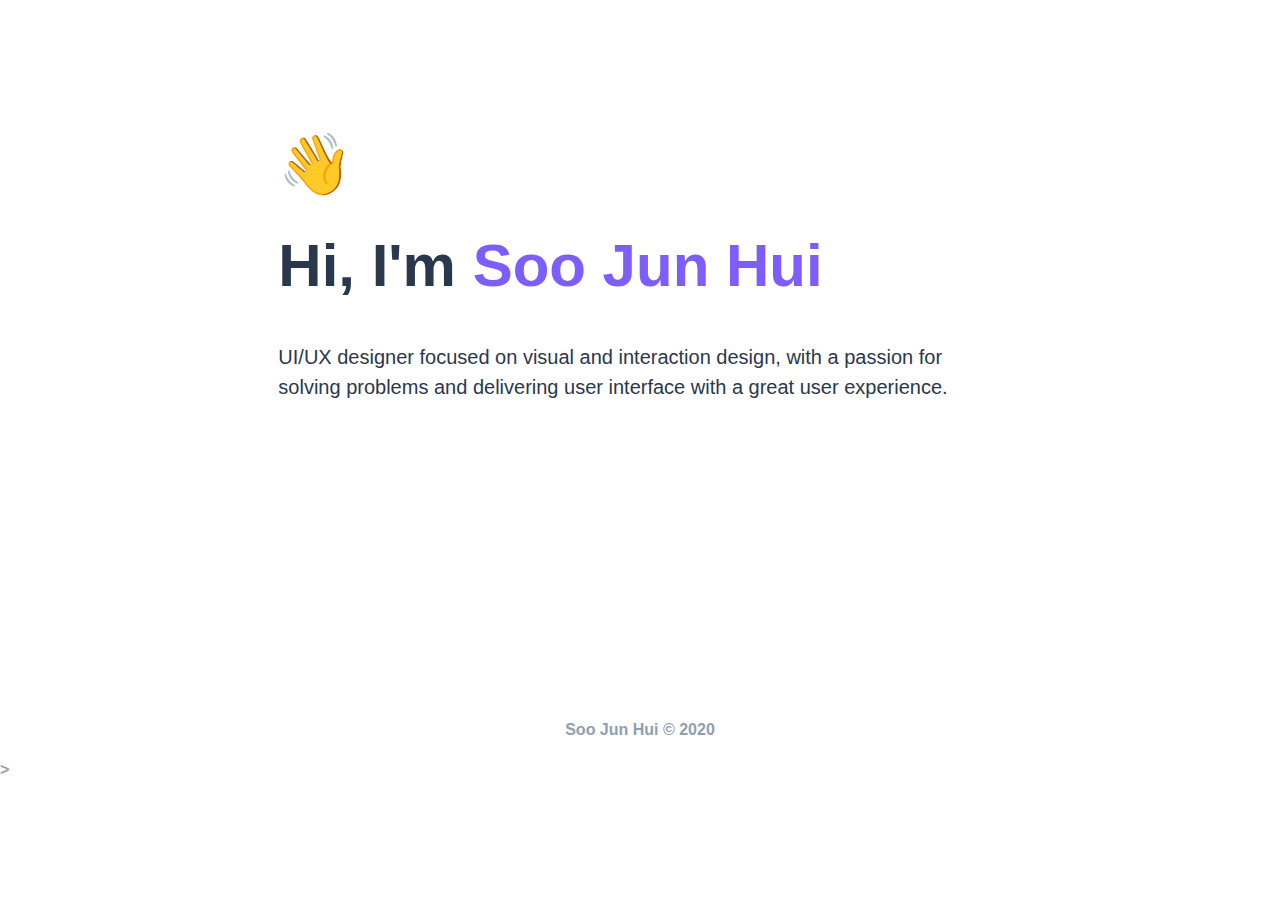
<file: index.html>
<!doctype html>
<html lang="en">
  <head>
    <!-- Required meta tags -->
    <meta charset="utf-8">
    <meta name="viewport" content="width=device-width, initial-scale=1, shrink-to-fit=no">

    <!-- Bootstrap CSS -->
    <link rel="stylesheet" href="css/bootstrap.css">
    <link rel="stylesheet" href="css/index.css">

    <title>JunHui Soo — UI/UX Designer</title>
  </head>
  <body>
    <!-- header begin -->
    <header>
    <!-- intro begin -->
    <section id="jh-intro">
    <div class="container">
        <div class="row justify-content-md-center">
            <div class="col col-md-8">
                <div class="wavehand">👋</div>
                <h1>Hi, I'm <span>Soo Jun Hui</span></h1>
                <p>UI/UX designer focused on visual and interaction design, with a passion for solving problems and delivering user interface with a great user experience.</p>
            </div>
        </div>
    </div>
    </section>
    <!-- intro end -->
    </header>
    <!-- header end -->

    <!-- footer begin -->
    <footer>
        <p class="text-center">Soo Jun Hui © 2020</p>>
    </footer>
    <!-- footer end -->
    <!-- JavaScript -->
    <script src="js/jquery-3.5.1.min.js"></script>
    <script src="/js/bootstrap.min.js"></script>
  </body>
</html>
</file>
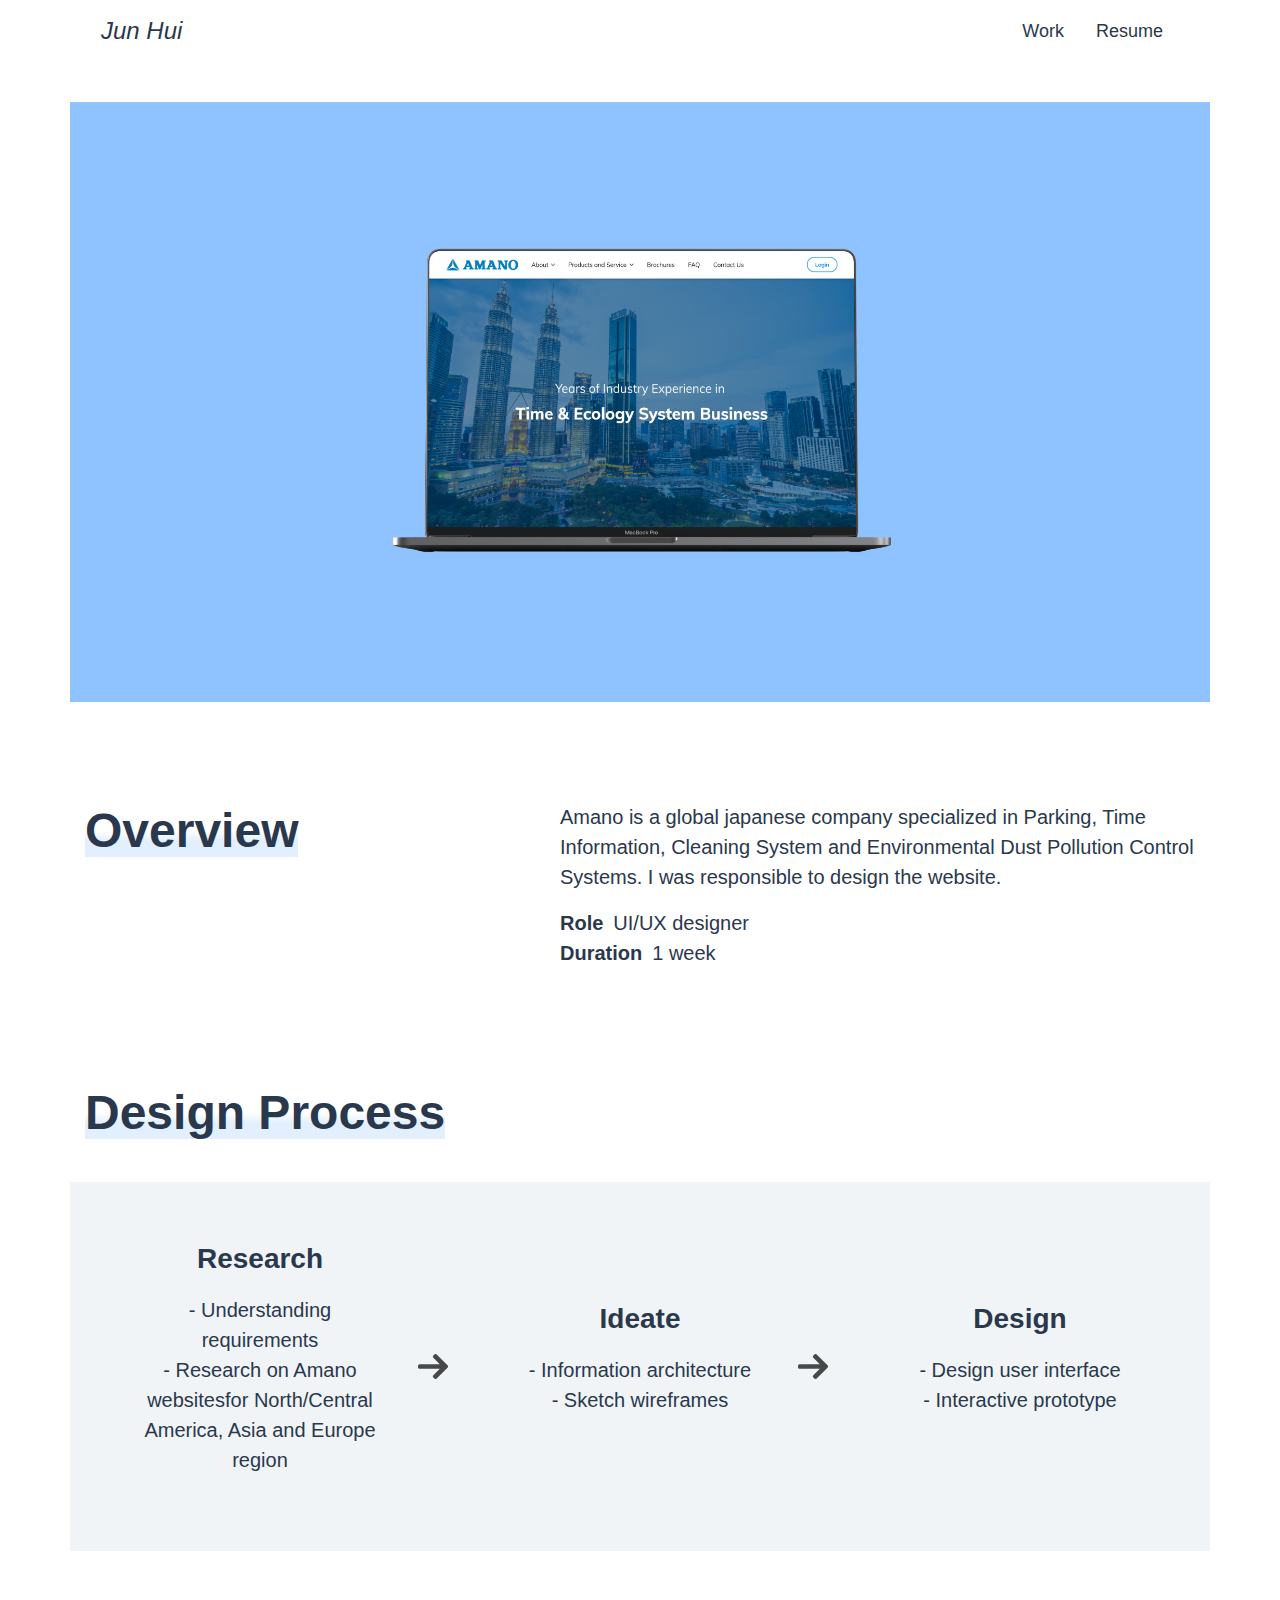
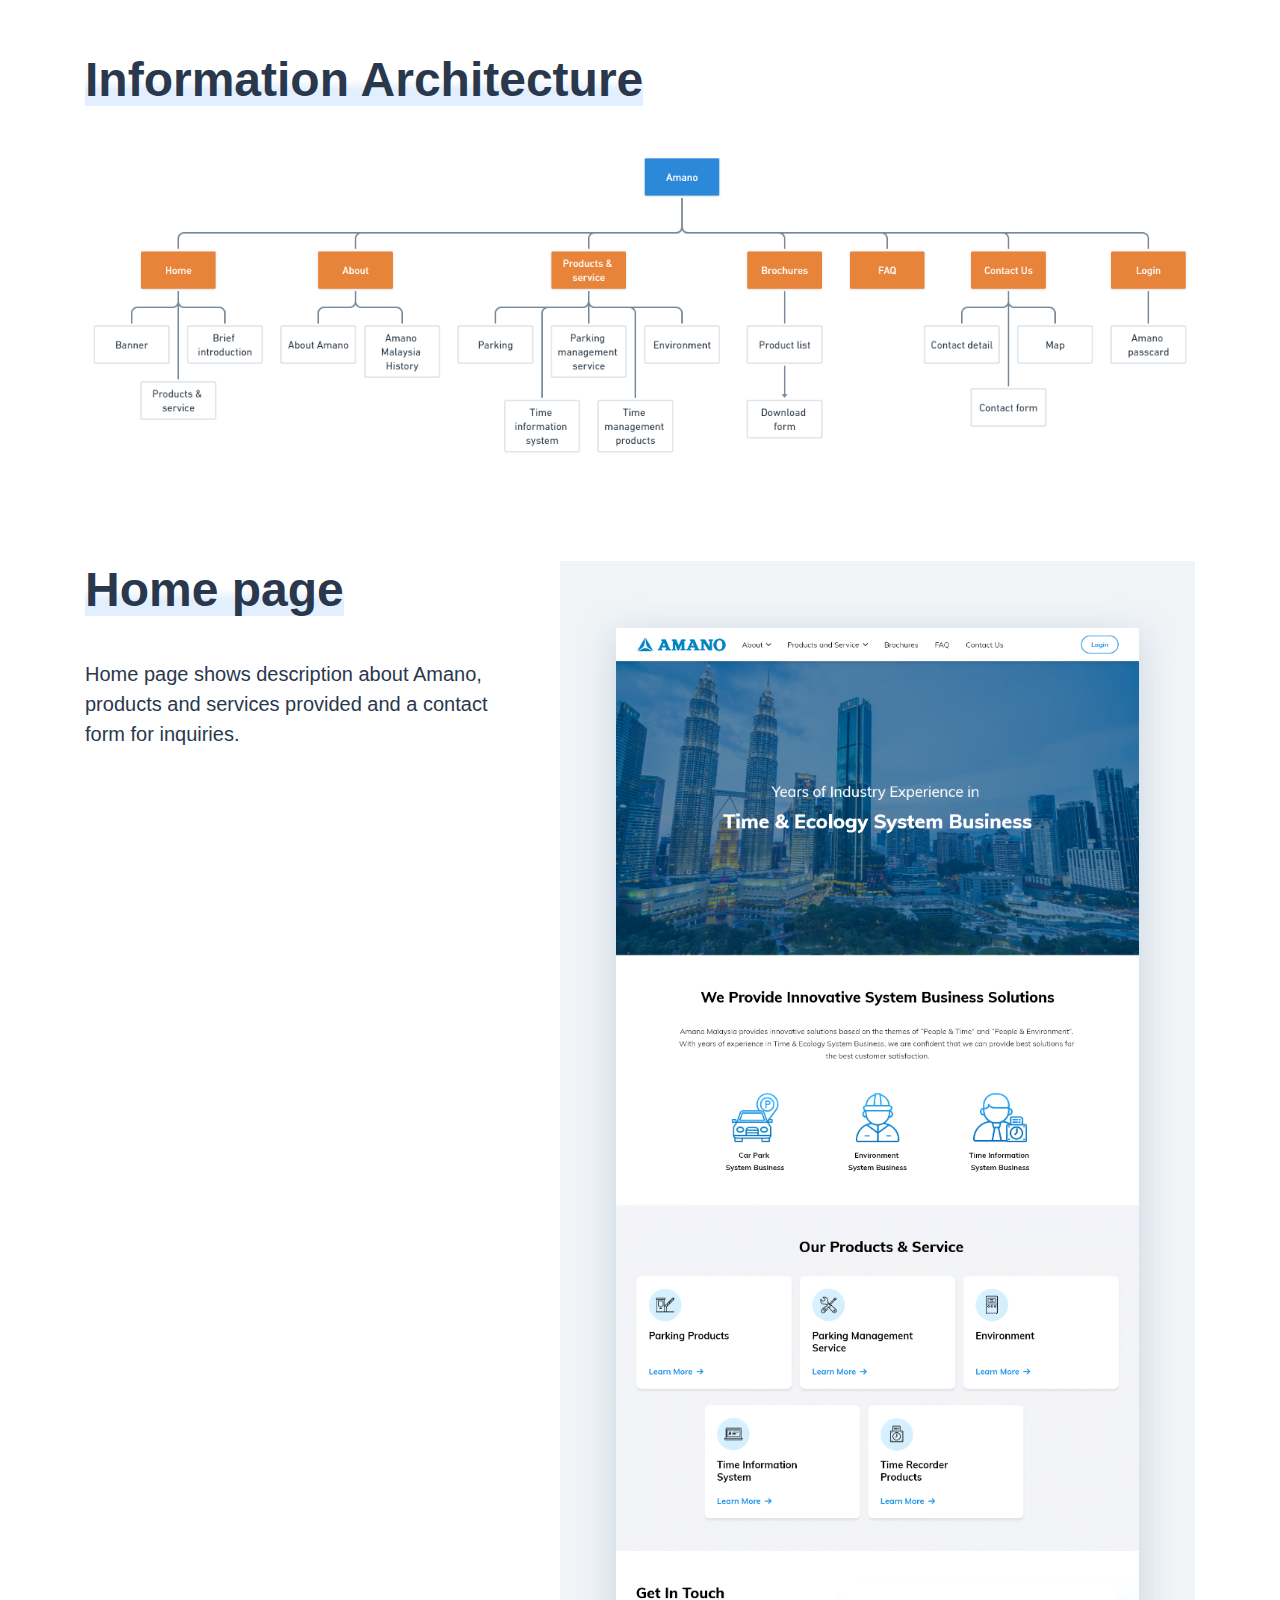
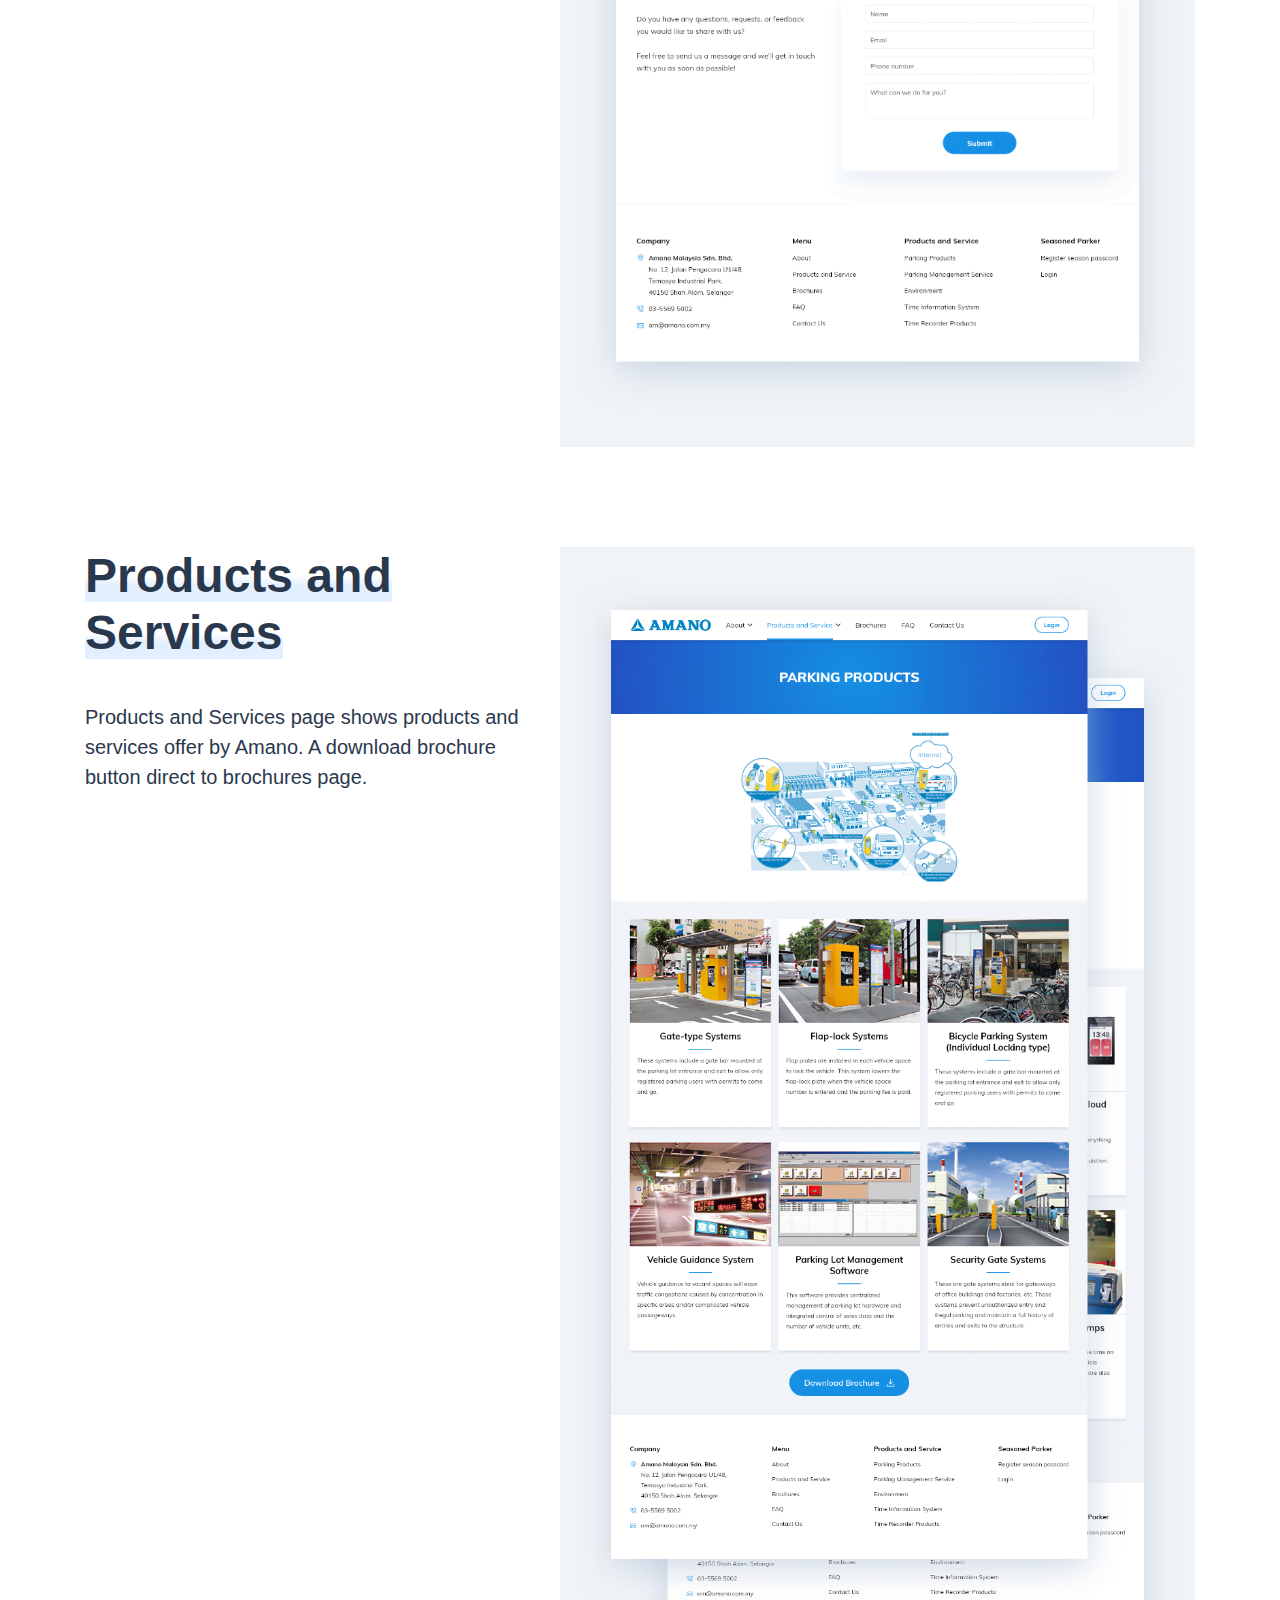
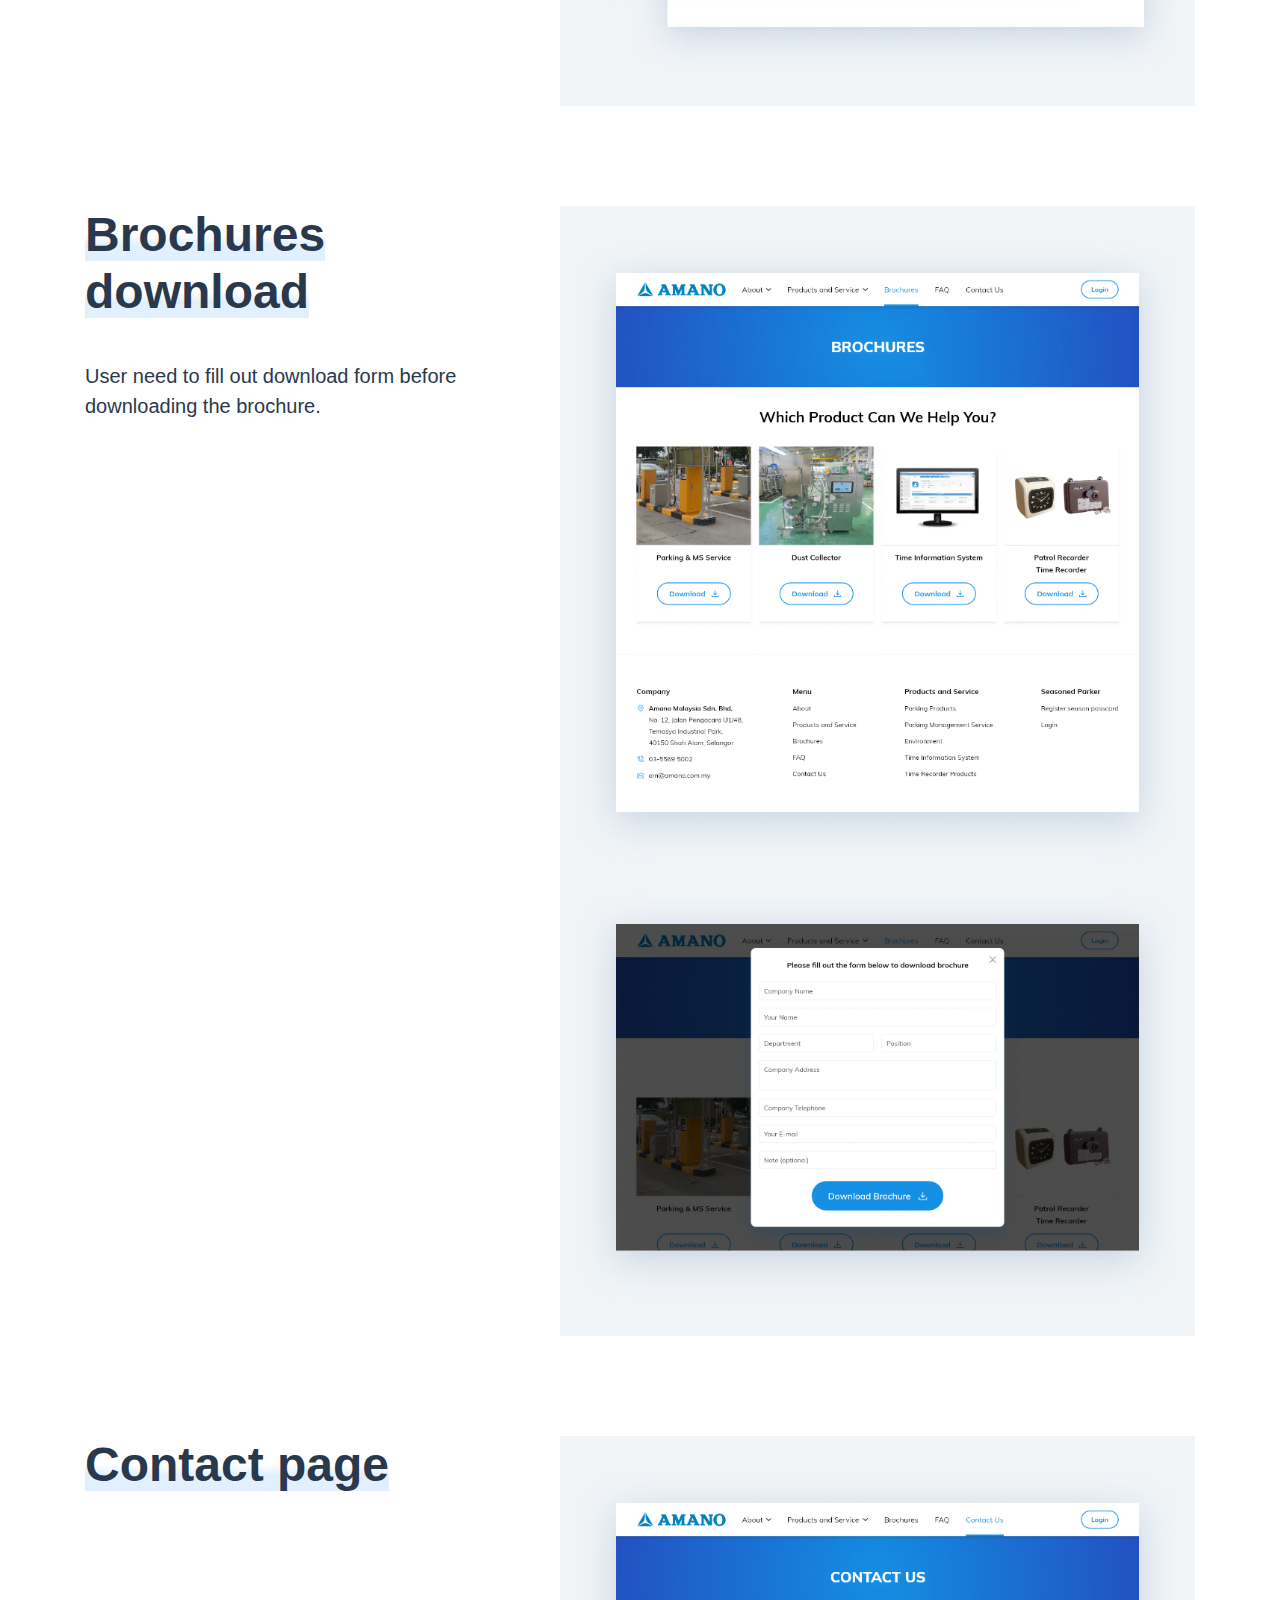
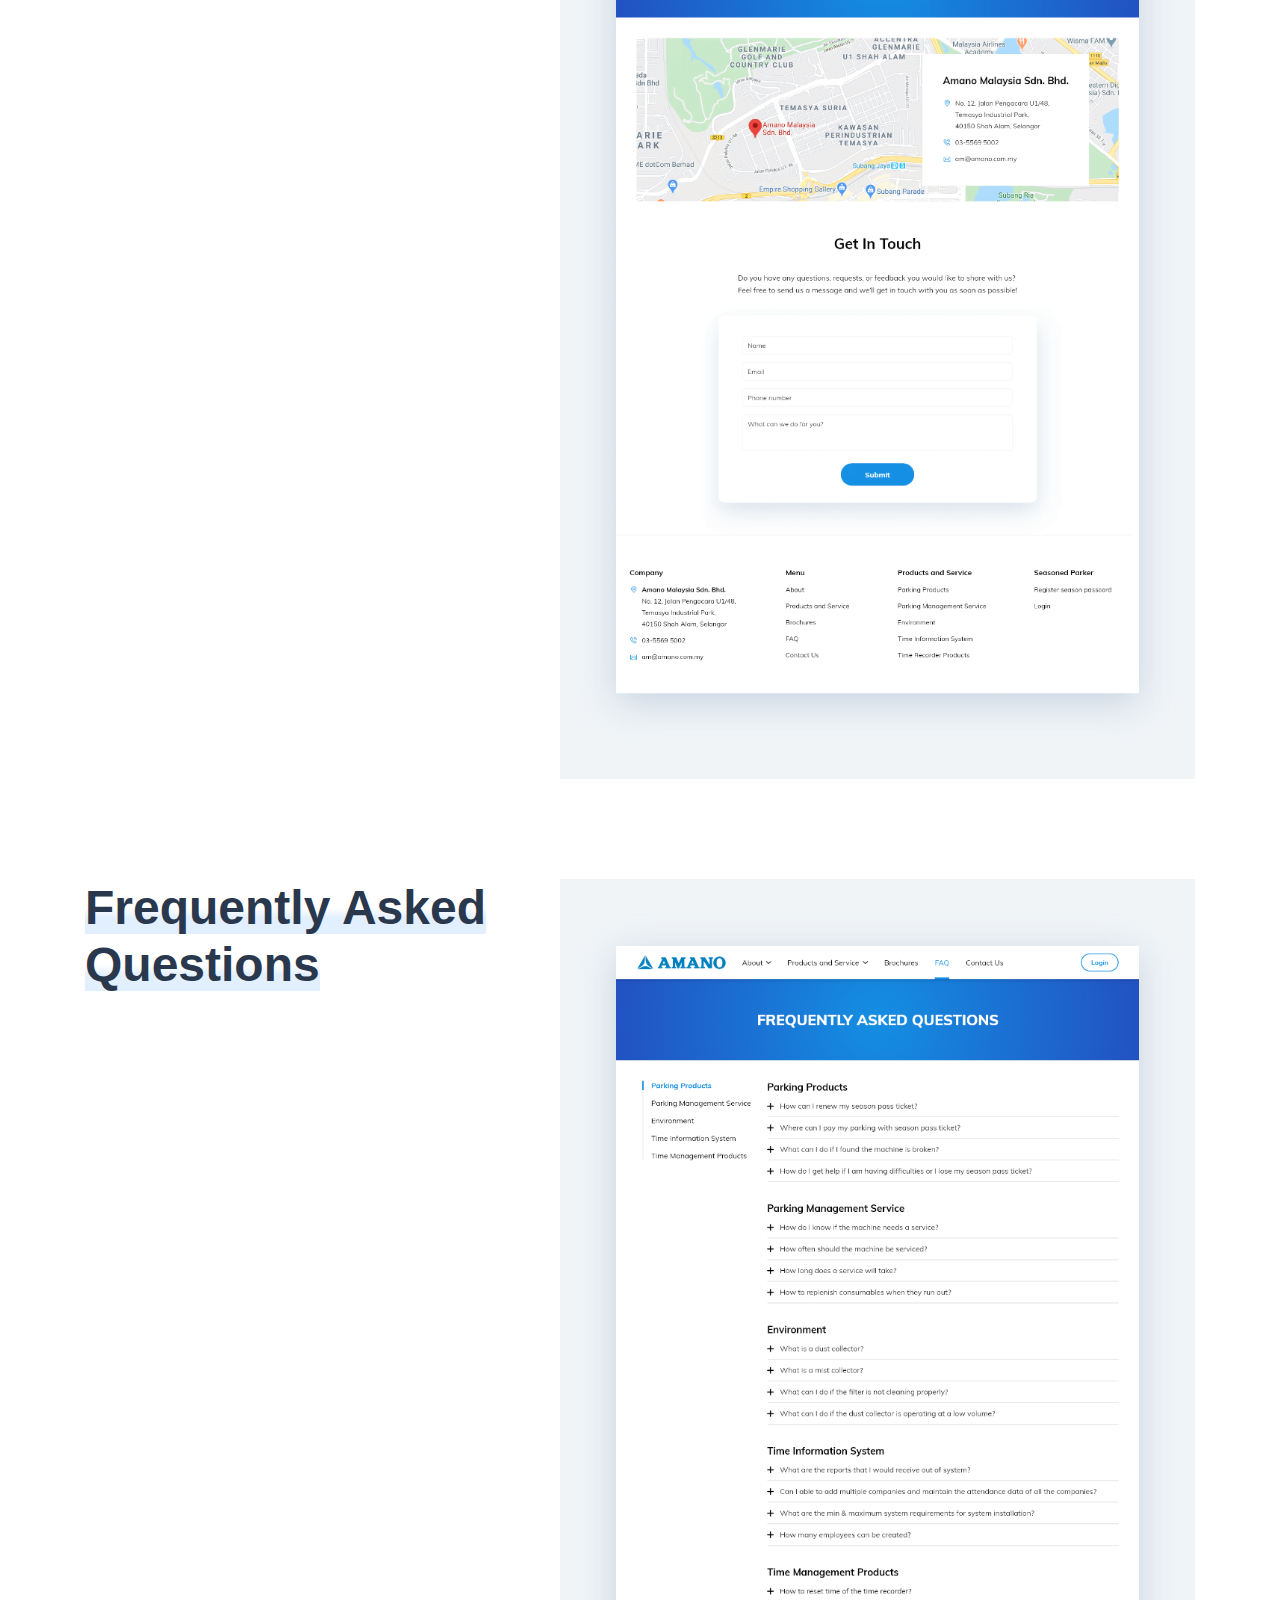
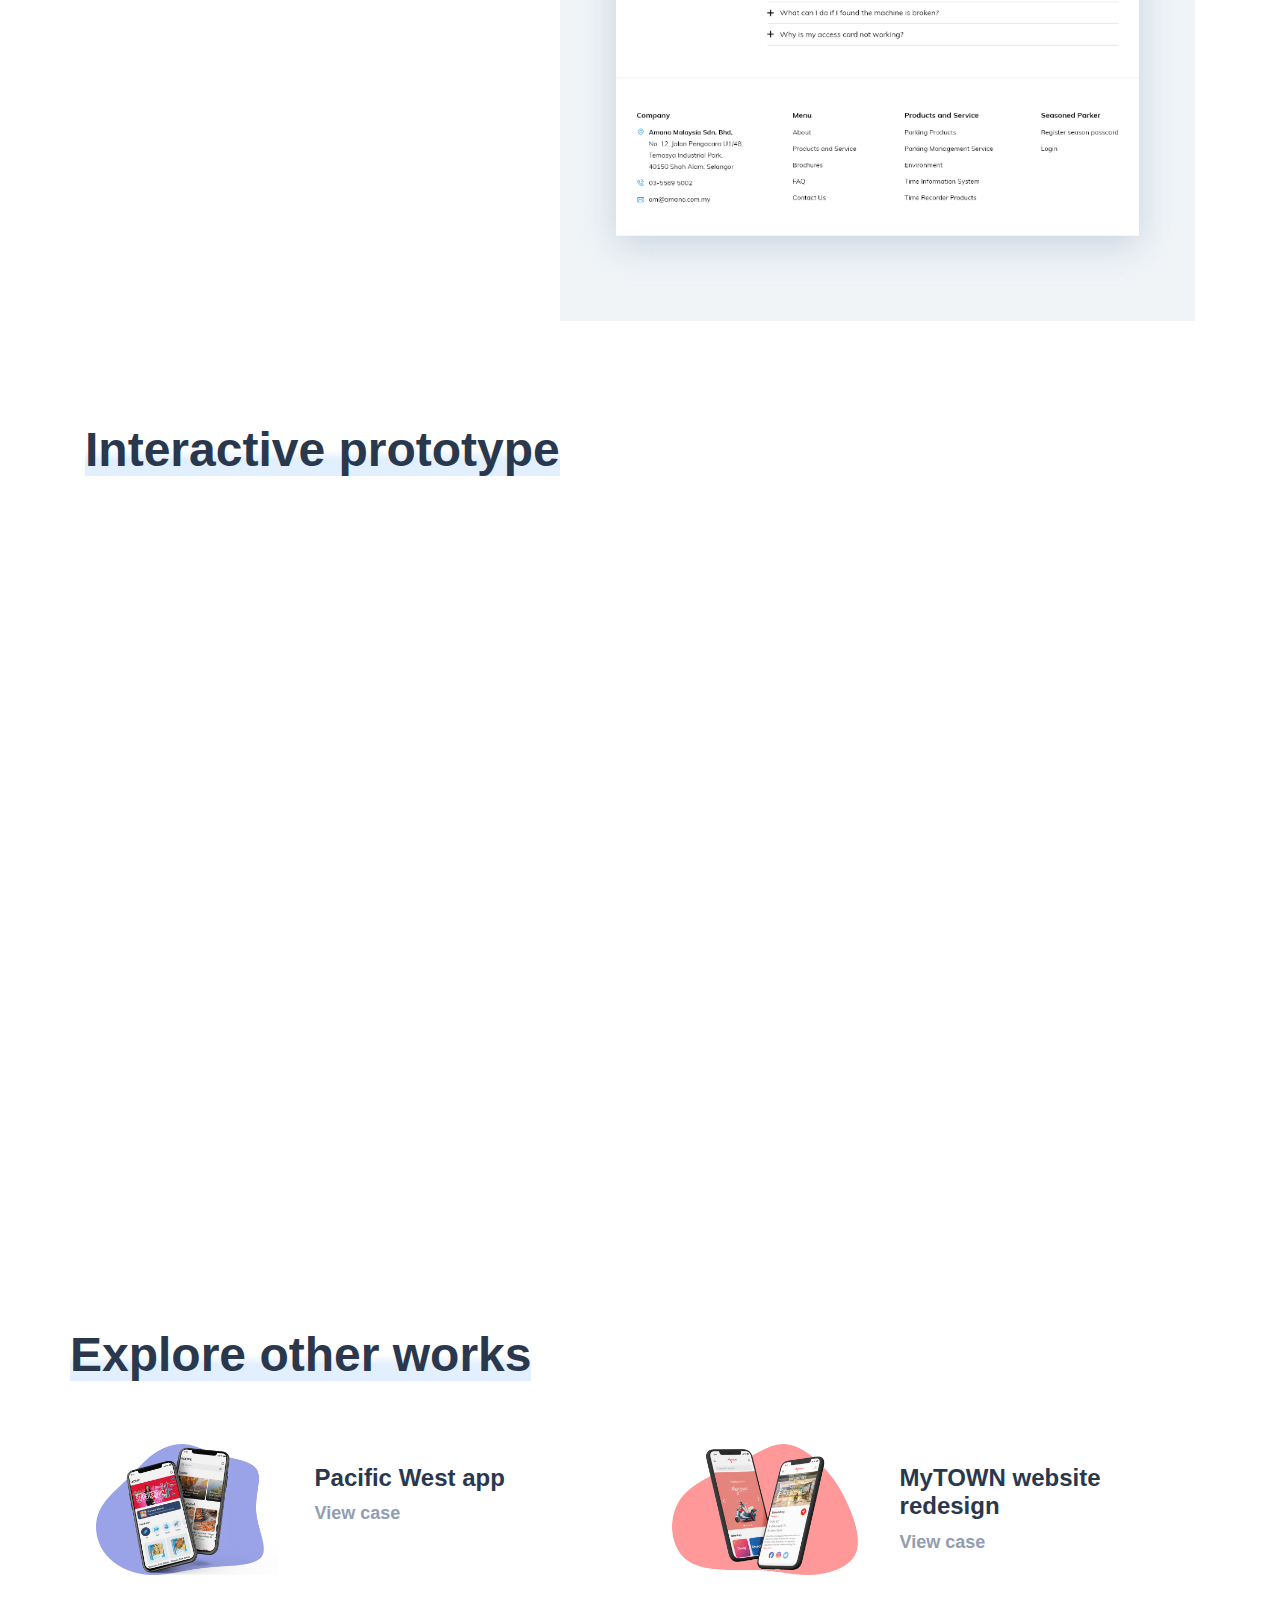
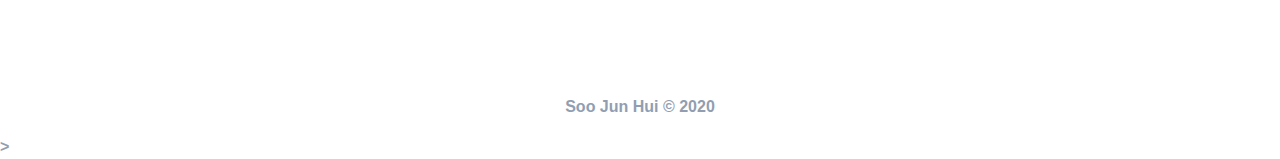
<file: amano.html>
<!doctype html>
<html lang="en">
  <head>
    <!-- Required meta tags -->
    <meta charset="utf-8">
    <meta name="viewport" content="width=device-width, initial-scale=1, shrink-to-fit=no">

    <!-- Bootstrap CSS -->
    <link rel="stylesheet" href="css/bootstrap.css">
    <link rel="stylesheet" href="css/index.css">

    <title>Amano website — Soo Jun Hui</title>
  </head>
  <body>
    <!-- header begin -->
    <header>
    <!-- nav begin -->
    <div class="container">
        <nav class="navbar">
            <a class="navbar-brand" href="index.html">Jun Hui</a>
            <nav class="nav float-right">
                <a class="nav-link" href="index.html">Work</a>
                <a class="nav-link" href="resume.pdf">Resume</a>
              </nav>
    </div>
    <!-- nav end -->
    </header>
    <!-- header end -->

    <!-- title image begin -->
    <div class="container text-center project-header am">
        <img src="img/titleimg-amano.png" class="img-fluid" alt="Pacific West app">
    </div>
    <!-- title image end -->

    <div class="project amano">
    <!-- overview begin -->
    <div class="container">
        <div class="row">
            <!-- overview title -->
            <div class="col-md-5">
                <h2><span>Overview</span></h2>
            </div>
            <!-- overview description -->
            <div class="col-md-7">
                <p>Amano is a global japanese company specialized in Parking, Time Information, Cleaning System and Environmental Dust Pollution Control Systems. I was responsible to design the website.</p>
                <p><span class="subtitle">Role</span><span class="subdesc">UI/UX designer</span></p>
                <p class="duration"><span class="subtitle">Duration</span><span class="subdesc">1 week</span></p>
            </div>
        </div>
    </div>
    <!-- overview end -->

    <!-- design process begin -->
    <div class="container">
        <h2><span>Design Process</span></h2>
        <div class="row justify-content-md-center text-center dp d-flex align-items-center">
            <div class="col-md-3">
                <h3>Research</h3>
                    <p>- Understanding requirements
                    <br>- Research on Amano websitesfor North/Central America, Asia and Europe region</p>
            </div>
            <div class="col-md-1">
                <img src="img/arrow-right.svg" class="arrow d-none d-md-block">
                <img src="img/arrow-down.svg" class="arrow down d-md-none">
            </div>
            <div class="col-md-3">
                <h3>Ideate</h3>
                    <p>- Information architecture
                    <br>- Sketch wireframes</p>
            </div>
            <div class="col-md-1">
                <img src="img/arrow-right.svg" class="arrow d-none d-md-block">
                <img src="img/arrow-down.svg" class="arrow down d-md-none">
            </div>
            <div class="col-md-3">
                <h3>Design</h3>
                    <p>- Design user interface
                    <br>- Interactive prototype</p>
            </div>
        </div>
    </div>
    <!-- design process end -->

    <!-- information architecture begin -->
    <div class="container">
        <h2><span>Information Architecture</span></h2>
        <img src="img/ia-amano.png" class="img-fluid">
    </div>
    <!-- information architecture end -->

    <!-- screens begin -->
    <div class="container">
        <div class="row">
            <div class="col-md-5">
                <h2><span>Home page</span></h2>
                <p>Home page shows description about Amano, products and services provided and a contact form for inquiries.</p>
            </div>
            <div class="col-md-7">
                <div class="screens_image imgbox text-center">
                    <img src="img/am-home.png" class="img-fluid">
                </div>
            </div>
        </div>
    </div>
    <div class="container">
        <div class="row">
            <div class="col-md-5">
                <h2><span>Products and Services</span></h2>
                <p>Products and Services page shows products and services offer by Amano. A download brochure button direct to brochures page.</p>
            </div>
            <div class="col-md-7">
                <div class="screens_image imgbox text-center">
                    <img src="img/am-product.png" class="img-fluid">
                </div>
            </div>
        </div>
    </div>
    <div class="container">
        <div class="row">
            <div class="col-md-5">
                <h2><span>Brochures download</span></h2>
                <p>User need to fill out download form before downloading the brochure.</p>
            </div>
            <div class="col-md-7">
                <div class="screens_image imgbox text-center">
                    <img src="img/am-brochure.png" class="img-fluid">
                    <img src="img/am-d-form.png" class="img-fluid">
                </div>
            </div>
        </div>
    </div>
    <div class="container">
        <div class="row">
            <div class="col-md-5">
                <h2><span>Contact page</span></h2>
            </div>
            <div class="col-md-7">
                <div class="screens_image imgbox text-center">
                    <img src="img/am-contact.png" class="img-fluid">
                </div>
            </div>
        </div>
    </div>
    <div class="container">
        <div class="row">
            <div class="col-md-5">
                <h2><span>Frequently Asked Questions</span></h2>
            </div>
            <div class="col-md-7">
                <div class="screens_image imgbox text-center">
                    <img src="img/am-faq.png" class="img-fluid">
                </div>
            </div>
        </div>
    </div>
    <!-- screens end -->

    <!-- interactive portfolio begin -->
    <div class="container">
        <h2><span>Interactive prototype</span></h2>
        <center><iframe src="https://modao.cc/app/6858d7f9391f94381c2c89459c07bc42cc3ef342/embed/v2" width="800" height="700" allowTransparency="true" frameborder="0"></iframe></center>
    </div>
    <!-- interactive portfolio end -->

    <!-- other project begin -->
    <div class="container other">
        <h2><span>Explore other works</span></h2>
        <div class="row row-cols-2">
            <a href="pacificwest.html">
                <div class="col">
                    <div class="row">
                        <div class="col-md-5">
                        <img src="img/home-pacificwest.png" class="card-img">
                        </div>
                        <div class="col-md-7">
                            <h5>Pacific West app</h5>
                            <p>View case</p>
                        </div>
                    </div>
                </div>
            </a>
            <a href="mytown.html">
            <div class="col">
                <div class="row">
                    <div class="col-md-5">
                    <img src="img/home-mytown.png" class="card-img">
                    </div>
                    <div class="col-md-7">
                        <h5>MyTOWN website redesign</h5>
                        <p>View case</p>
                    </div>
                </div>
            </div>
            </a>
        </div>
    </div>
    <!-- other project end -->
    </div>

    <!-- footer begin -->
    <footer>
        <p class="text-center">Soo Jun Hui © 2020</p>>
    </footer>
    <!-- footer end -->
    <!-- JavaScript -->
    <script src="js/jquery-3.5.1.min.js"></script>
    <script src="/js/bootstrap.min.js"></script>
  </body>
</html>
</file>
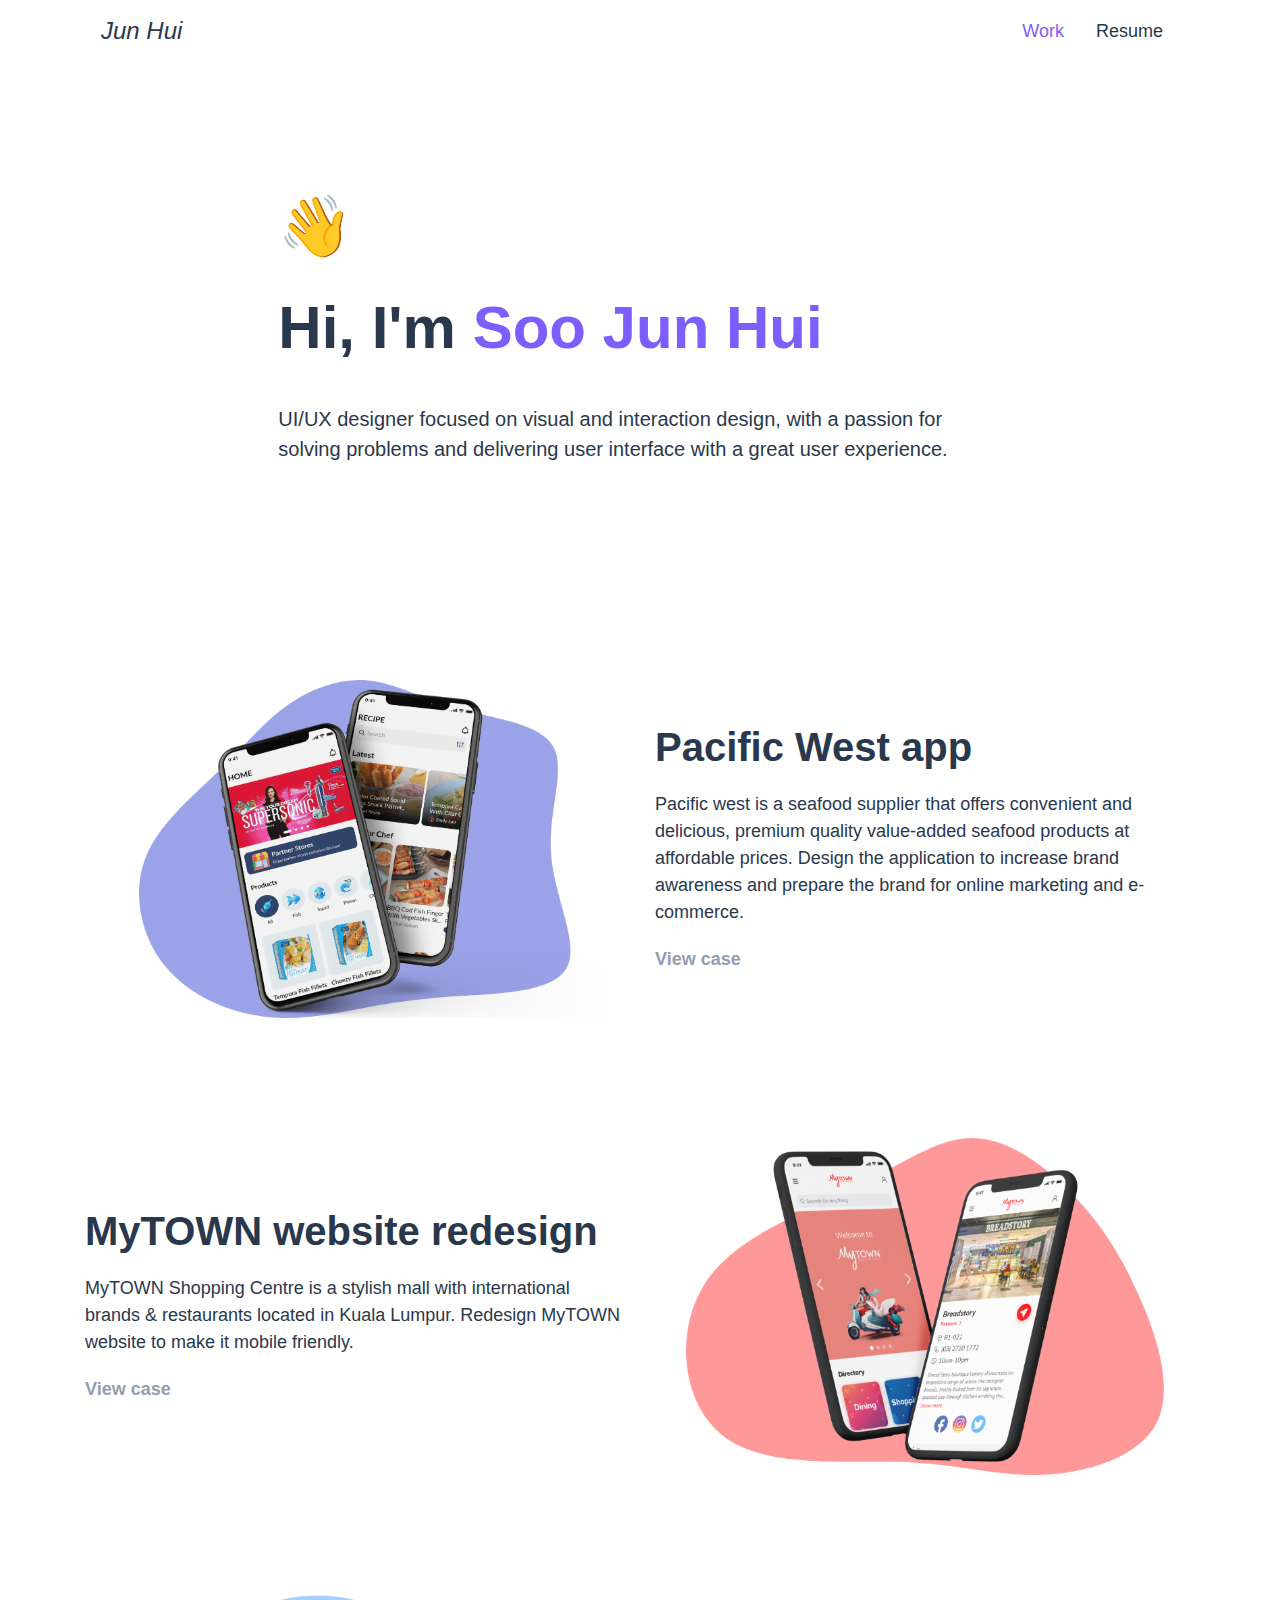
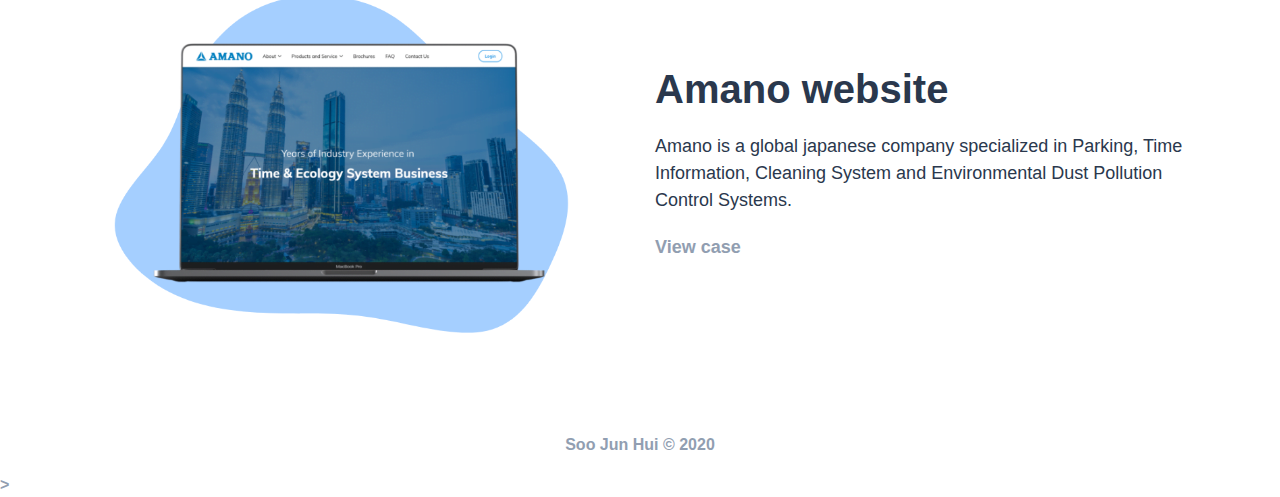
<file: index - Copy.html>
<!doctype html>
<html lang="en">
  <head>
    <!-- Required meta tags -->
    <meta charset="utf-8">
    <meta name="viewport" content="width=device-width, initial-scale=1, shrink-to-fit=no">

    <!-- Bootstrap CSS -->
    <link rel="stylesheet" href="css/bootstrap.css">
    <link rel="stylesheet" href="css/index.css">

    <title>JunHui Soo — UI/UX Designer</title>
  </head>
  <body>
    <!-- header begin -->
    <header>
    <!-- nav begin -->
    <div class="container">
        <nav class="navbar">
            <a class="navbar-brand" href="index.html">Jun Hui</a>
            <nav class="nav float-right">
                <a class="nav-link active" href="index.html">Work</a>
                <a class="nav-link" href="resume.pdf">Resume</a>
              </nav>
    </div>
    <!-- nav end -->
    <!-- intro begin -->
    <section id="jh-intro">
    <div class="container">
        <div class="row justify-content-md-center">
            <div class="col col-md-8">
                <div class="wavehand">👋</div>
                <h1>Hi, I'm <span>Soo Jun Hui</span></h1>
                <p>UI/UX designer focused on visual and interaction design, with a passion for solving problems and delivering user interface with a great user experience.</p>
            </div>
        </div>
    </div>
    </section>
    <!-- intro end -->
    </header>
    <!-- header end -->

    <!-- project begin -->
    <section id="jh-project">
        <div class="container project1">
            <a href="pacificwest.html">
            <div class="row d-flex align-items-center">
                <!-- project overview -->
                <div class="col-md-6 order-md-1">
                    <h1>Pacific West app</h1>
                    <p>Pacific west is a seafood supplier that offers convenient and delicious, premium quality value-added seafood products at affordable prices. Design the application to increase brand awareness and prepare the brand for online marketing and e-commerce.</p>
                    <span class="link">View case</span>
                </div>
                <!-- project image -->
                <div class="col-md-6 order-md-0"><img src="img/home-pacificwest.png" class="img-fluid" alt="Pacific West app"></div>
            </div>
            </a>
        </div>
        <div class="container project2">
            <a href="mytown.html">
            <div class="row d-flex align-items-center">
                <!-- project overview -->
                <div class="col-md-6">
                    <h1>MyTOWN website redesign</h1>
                    <p>MyTOWN Shopping Centre is a stylish mall with international brands & restaurants located in Kuala Lumpur. Redesign MyTOWN website to make it mobile friendly.</p>
                    <span class="link">View case</span>
                </div>
                <!-- project image -->
                <div class="col-md-6"><img src="img/home-mytown.png" class="img-fluid" alt="MyTOWN website redesign"></div>
            </div>
            </a>
        </div>
        <div class="container project3">
            <a href="amano.html">
            <div class="row d-flex align-items-center">
                <!-- project overview -->
                <div class="col-md-6 order-md-1">
                    <h1>Amano website</h1>
                    <p>Amano is a global japanese company specialized in Parking, Time Information, Cleaning System and Environmental Dust Pollution Control Systems.</p>
                    <span class="link">View case</span>
                </div>
                <!-- project image -->
                <div class="col-md-6 order-md-0"><img src="img/home-amano.png" class="img-fluid" alt="Amano website"></div>
            </div>
        </a>
        </div>
    </section>
    <!-- project end -->

    <!-- footer begin -->
    <footer>
        <p class="text-center">Soo Jun Hui © 2020</p>>
    </footer>
    <!-- footer end -->
    <!-- JavaScript -->
    <script src="js/jquery-3.5.1.min.js"></script>
    <script src="/js/bootstrap.min.js"></script>
  </body>
</html>
</file>
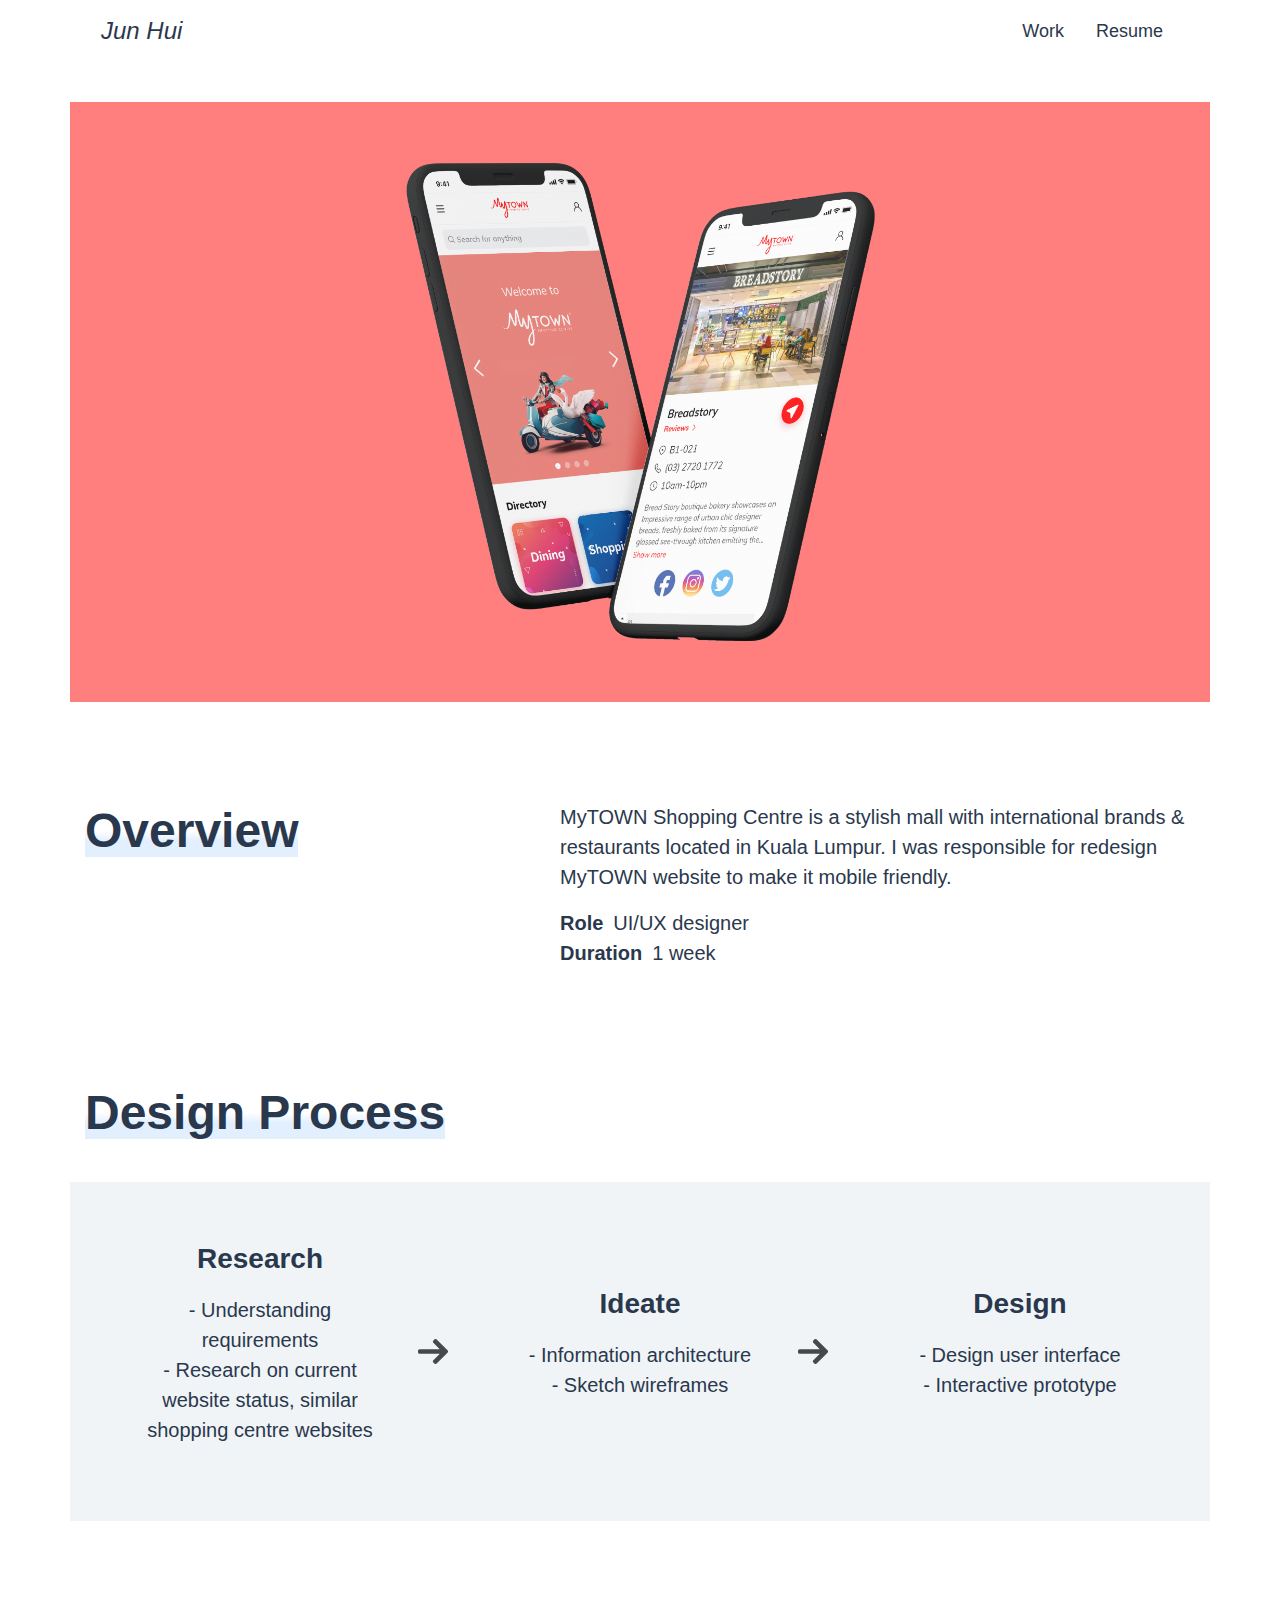
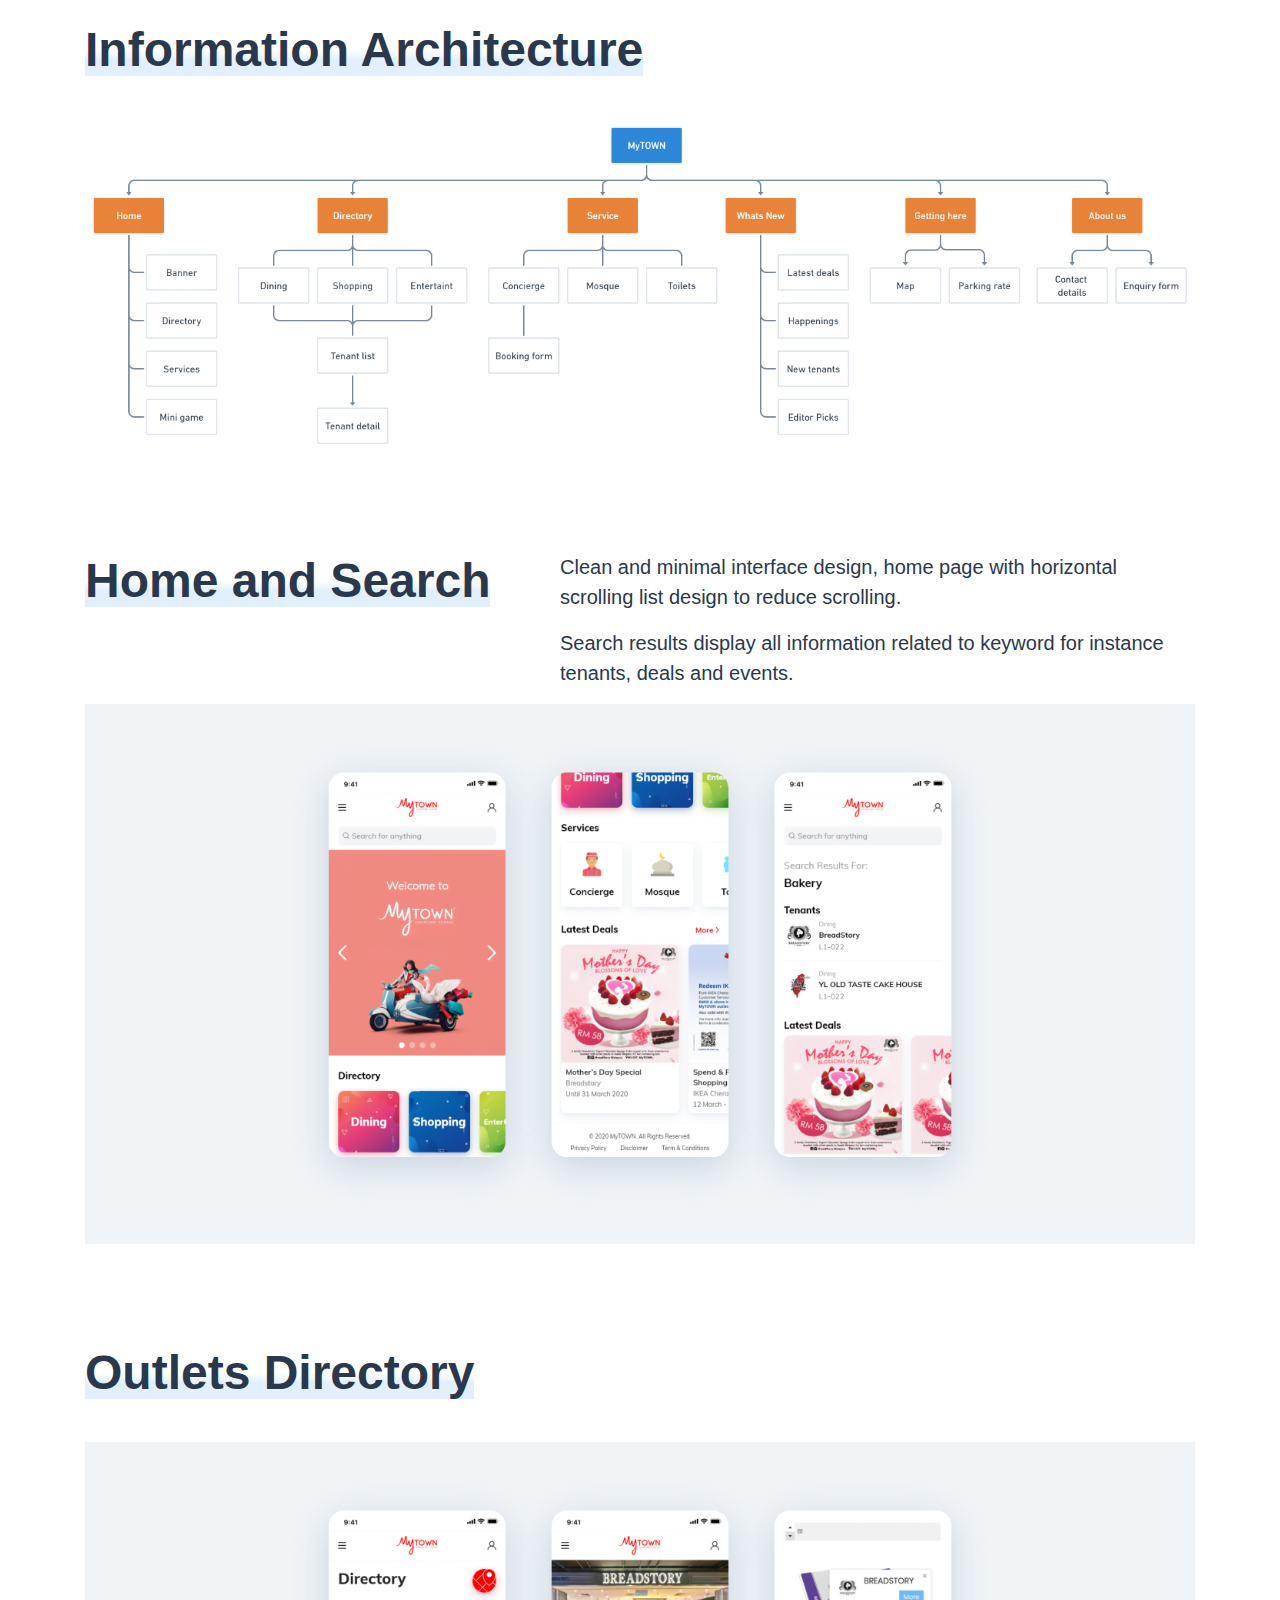
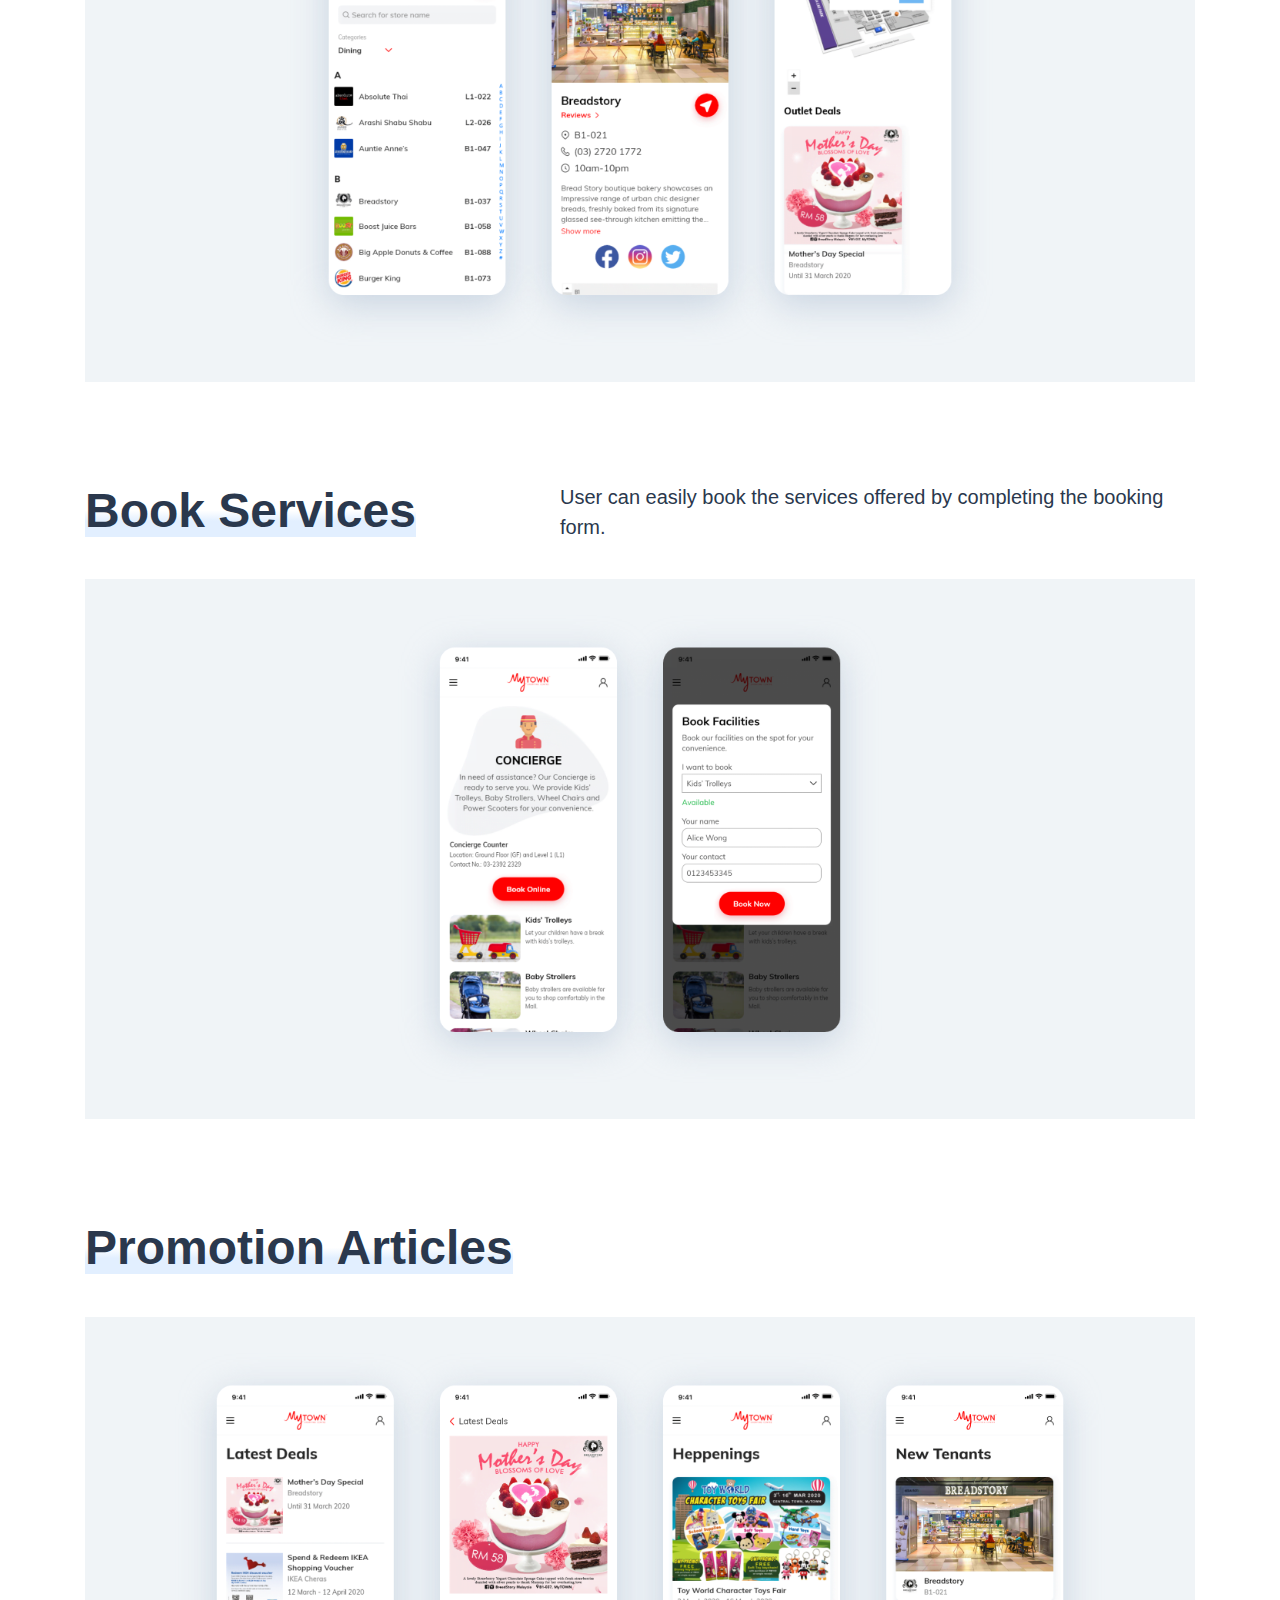
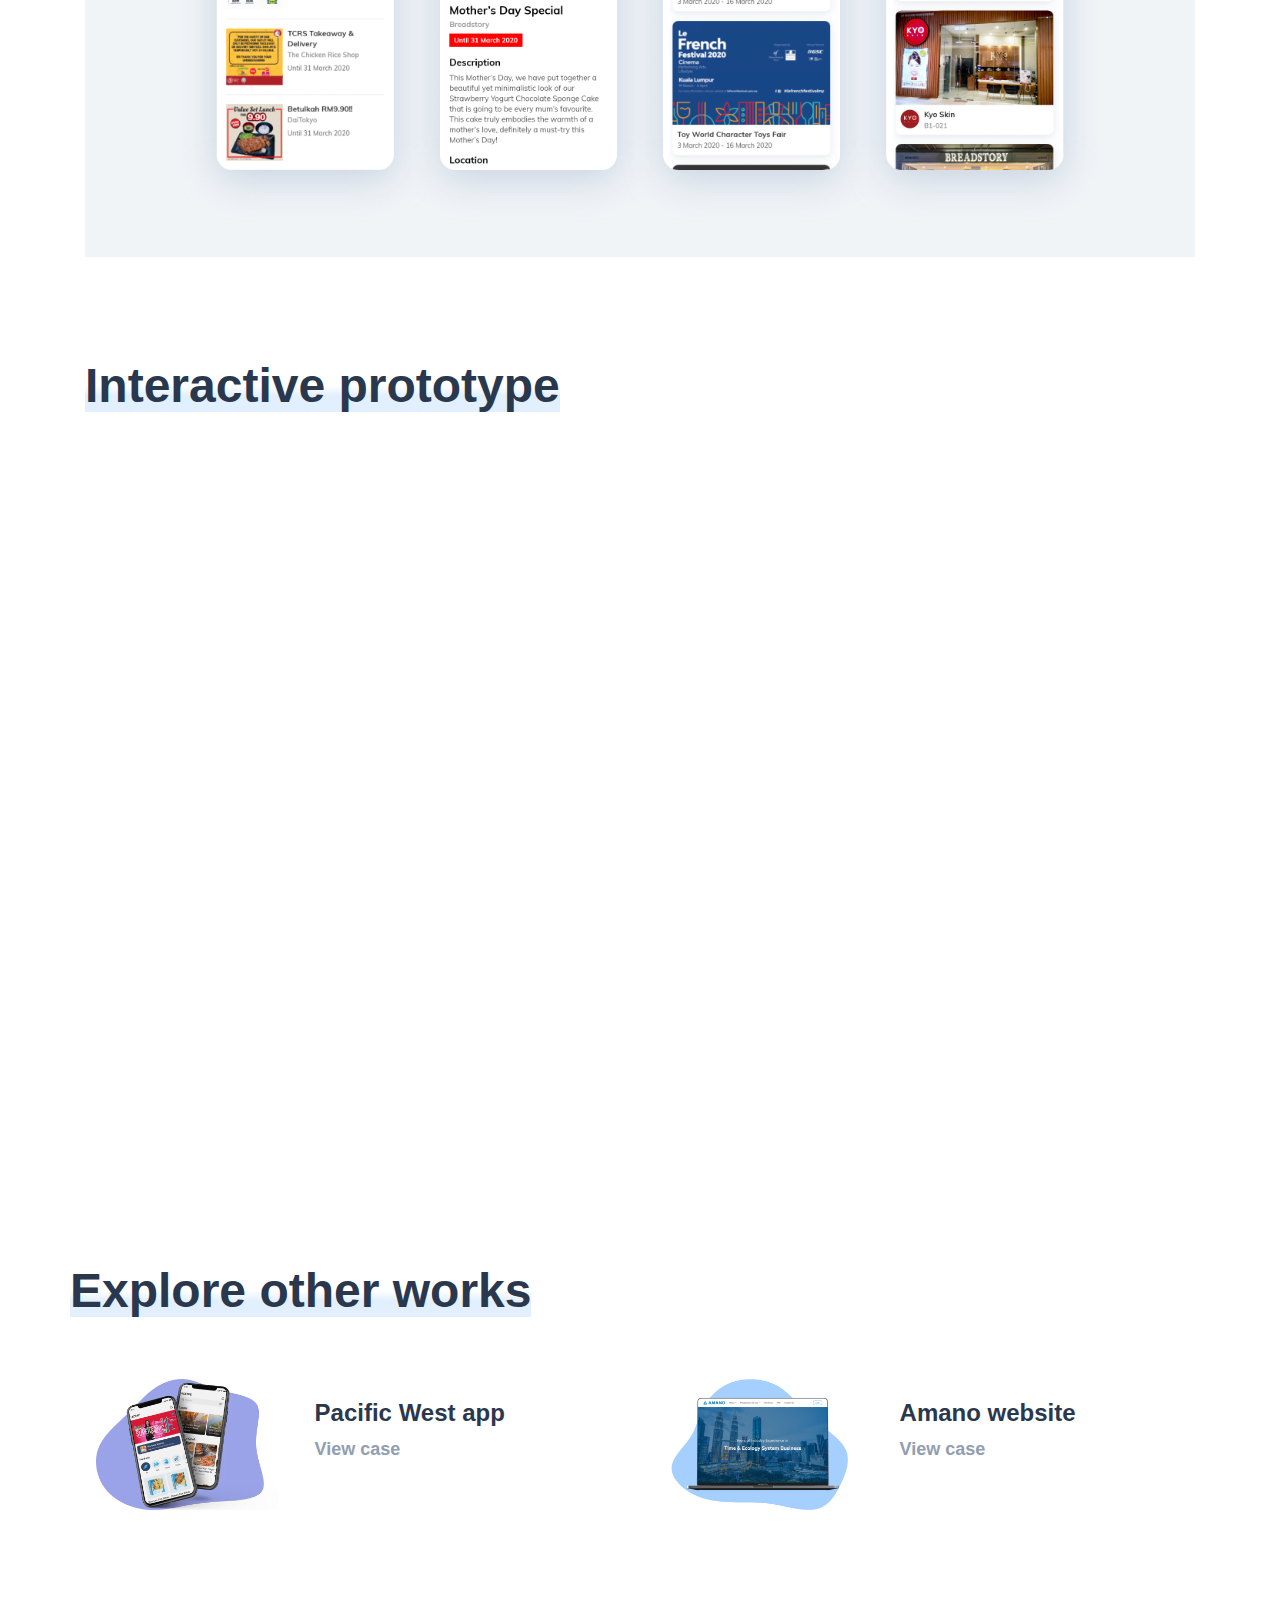
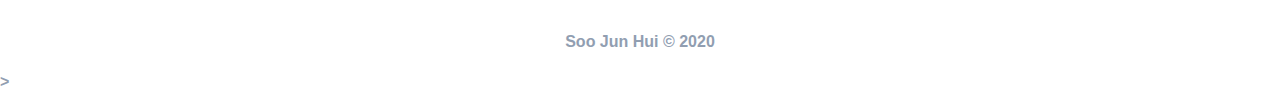
<file: mytown.html>
<!doctype html>
<html lang="en">
  <head>
    <!-- Required meta tags -->
    <meta charset="utf-8">
    <meta name="viewport" content="width=device-width, initial-scale=1, shrink-to-fit=no">

    <!-- Bootstrap CSS -->
    <link rel="stylesheet" href="css/bootstrap.css">
    <link rel="stylesheet" href="css/index.css">

    <title>MyTOWN website redesign — Soo Jun Hui</title>
  </head>
  <body>
    <!-- header begin -->
    <header>
    <!-- nav begin -->
    <div class="container">
        <nav class="navbar">
            <a class="navbar-brand" href="index.html">Jun Hui</a>
            <nav class="nav float-right">
                <a class="nav-link" href="index.html">Work</a>
                <a class="nav-link" href="resume.pdf">Resume</a>
              </nav>
    </div>
    <!-- nav end -->
    </header>
    <!-- header end -->

    <!-- title image begin -->
    <div class="container text-center project-header my">
        <img src="img/titleimg-mytown.png" class="img-fluid">
    </div>
    <!-- title image end -->

    <div class="project">
    <!-- overview begin -->
    <div class="container">
        <div class="row">
            <!-- overview title -->
            <div class="col-md-5">
                <h2><span>Overview</span></h2>
            </div>
            <!-- overview description -->
            <div class="col-md-7">
                <p>MyTOWN Shopping Centre is a stylish mall with international brands & restaurants located in Kuala Lumpur. I was responsible for redesign MyTOWN website to make it mobile friendly. </p>
                <p><span class="subtitle">Role</span><span class="subdesc">UI/UX designer</span></p>
                <p class="duration"><span class="subtitle">Duration</span><span class="subdesc">1 week</span></p>
            </div>
        </div>
    </div>
    <!-- overview end -->

    <!-- design process begin -->
    <div class="container">
        <h2><span>Design Process</span></h2>
        <div class="row justify-content-md-center text-center dp d-flex align-items-center">
            <div class="col-md-3">
                <h3>Research</h3>
                    <p>- Understanding requirements
                    <br>- Research on current website status, similar shopping centre websites</p>
            </div>
            <div class="col-md-1">
                <img src="img/arrow-right.svg" class="arrow d-none d-md-block">
                <img src="img/arrow-down.svg" class="arrow down d-md-none">
            </div>
            <div class="col-md-3">
                <h3>Ideate</h3>
                    <p>- Information architecture
                    <br>- Sketch wireframes</p>
            </div>
            <div class="col-md-1">
                <img src="img/arrow-right.svg" class="arrow d-none d-md-block">
                <img src="img/arrow-down.svg" class="arrow down d-md-none">
            </div>
            <div class="col-md-3">
                <h3>Design</h3>
                    <p>- Design user interface
                    <br>- Interactive prototype</p>
            </div>
        </div>
    </div>
    <!-- design process end -->

    <!-- information architecture begin -->
    <div class="container">
        <h2><span>Information Architecture</span></h2>
        <img src="img/ia-mytown.png" class="img-fluid">
    </div>
    <!-- information architecture end -->

    <!-- screens begin -->
    <div class="container">
        <div class="row">
            <div class="col-md-5">
                <h2><span>Home and Search</span></h2>
            </div>
            <div class="col-md-7">
                <p>Clean and minimal interface design, home page with horizontal scrolling list design to reduce scrolling.</p>
                <p>Search results display all information related to keyword for instance tenants, deals and events.</p>
            </div>
        </div>
        <div class="screens_image imgbox text-center">
            <img src="img/my-home.png" class="img-fluid">
        </div>
    </div>
    <div class="container">
        <div class="row">
            <div class="col-md-5">
                <h2><span>Outlets Directory</span></h2>
            </div>
        </div>
        <div class="screens_image imgbox text-center">
            <img src="img/my-directory.png" class="img-fluid">
        </div>
    </div>
    <div class="container">
        <div class="row">
            <div class="col-md-5">
                <h2><span>Book Services</span></h2>
            </div>
            <div class="col-md-7">
                <p>User can easily book the services offered by completing the booking form.</p>
            </div>
        </div>
        <div class="screens_image imgbox text-center">
            <img src="img/my-book.png" class="img-fluid">
        </div>
    </div>
    <div class="container">
        <div class="row">
            <div class="col-md-5">
                <h2><span>Promotion Articles</span></h2>
            </div>
        </div>
        <div class="screens_image imgbox text-center">
            <img src="img/my-articles.png" class="img-fluid">
        </div>
    </div>
    <!-- screens end -->

    <!-- interactive portfolio begin -->
    <div class="container">
        <h2><span>Interactive prototype</span></h2>
        <center><iframe src="https://modao.cc/app/7d8c647b38ae349ec50142c534d5c8c3df0b43cc/embed/v2" width="800" height="700" allowTransparency="true" frameborder="0"></iframe></center>
    </div>
    <!-- interactive portfolio end -->
    
    <!-- other project begin -->
    <div class="container other">
        <h2><span>Explore other works</span></h2>
        <div class="row row-cols-2">
            <a href="pacificwest.html">
                <div class="col">
                    <div class="row">
                        <div class="col-md-5">
                        <img src="img/home-pacificwest.png" class="card-img">
                        </div>
                        <div class="col-md-7">
                            <h5>Pacific West app</h5>
                            <p>View case</p>
                        </div>
                    </div>
                </div>
            </a>
            <a href="amano.html">
                <div class="col">
                    <div class="row">
                        <div class="col-md-5">
                        <img src="img/home-amano.png" class="card-img">
                        </div>
                        <div class="col-md-7">
                            <h5>Amano website</h5>
                            <p>View case</p>
                        </div>
                    </div>
                </div>
            </a>
        </div>
    </div>
    <!-- other project end -->
    </div>

    <!-- footer begin -->
    <footer>
        <p class="text-center">Soo Jun Hui © 2020</p>>
    </footer>
    <!-- footer end -->
    <!-- JavaScript -->
    <script src="js/jquery-3.5.1.min.js"></script>
    <script src="/js/bootstrap.min.js"></script>
  </body>
</html>
</file>
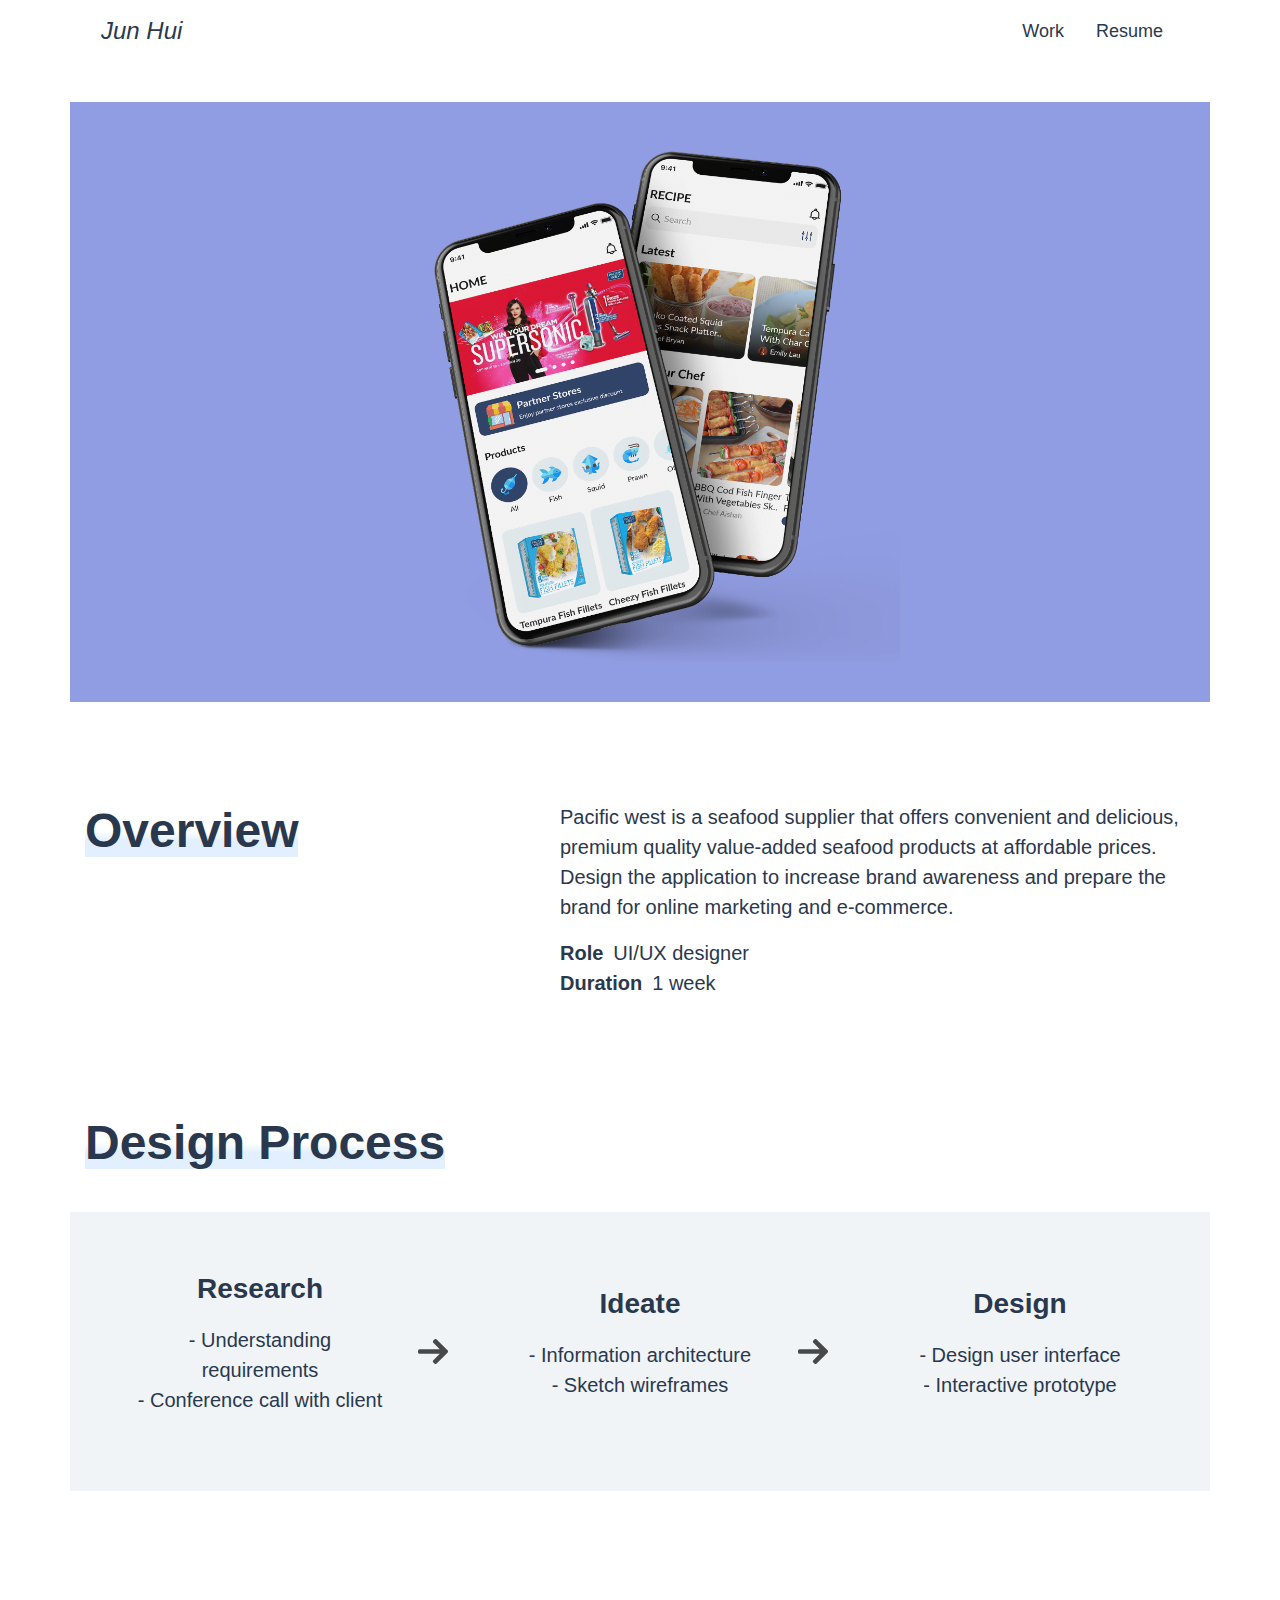
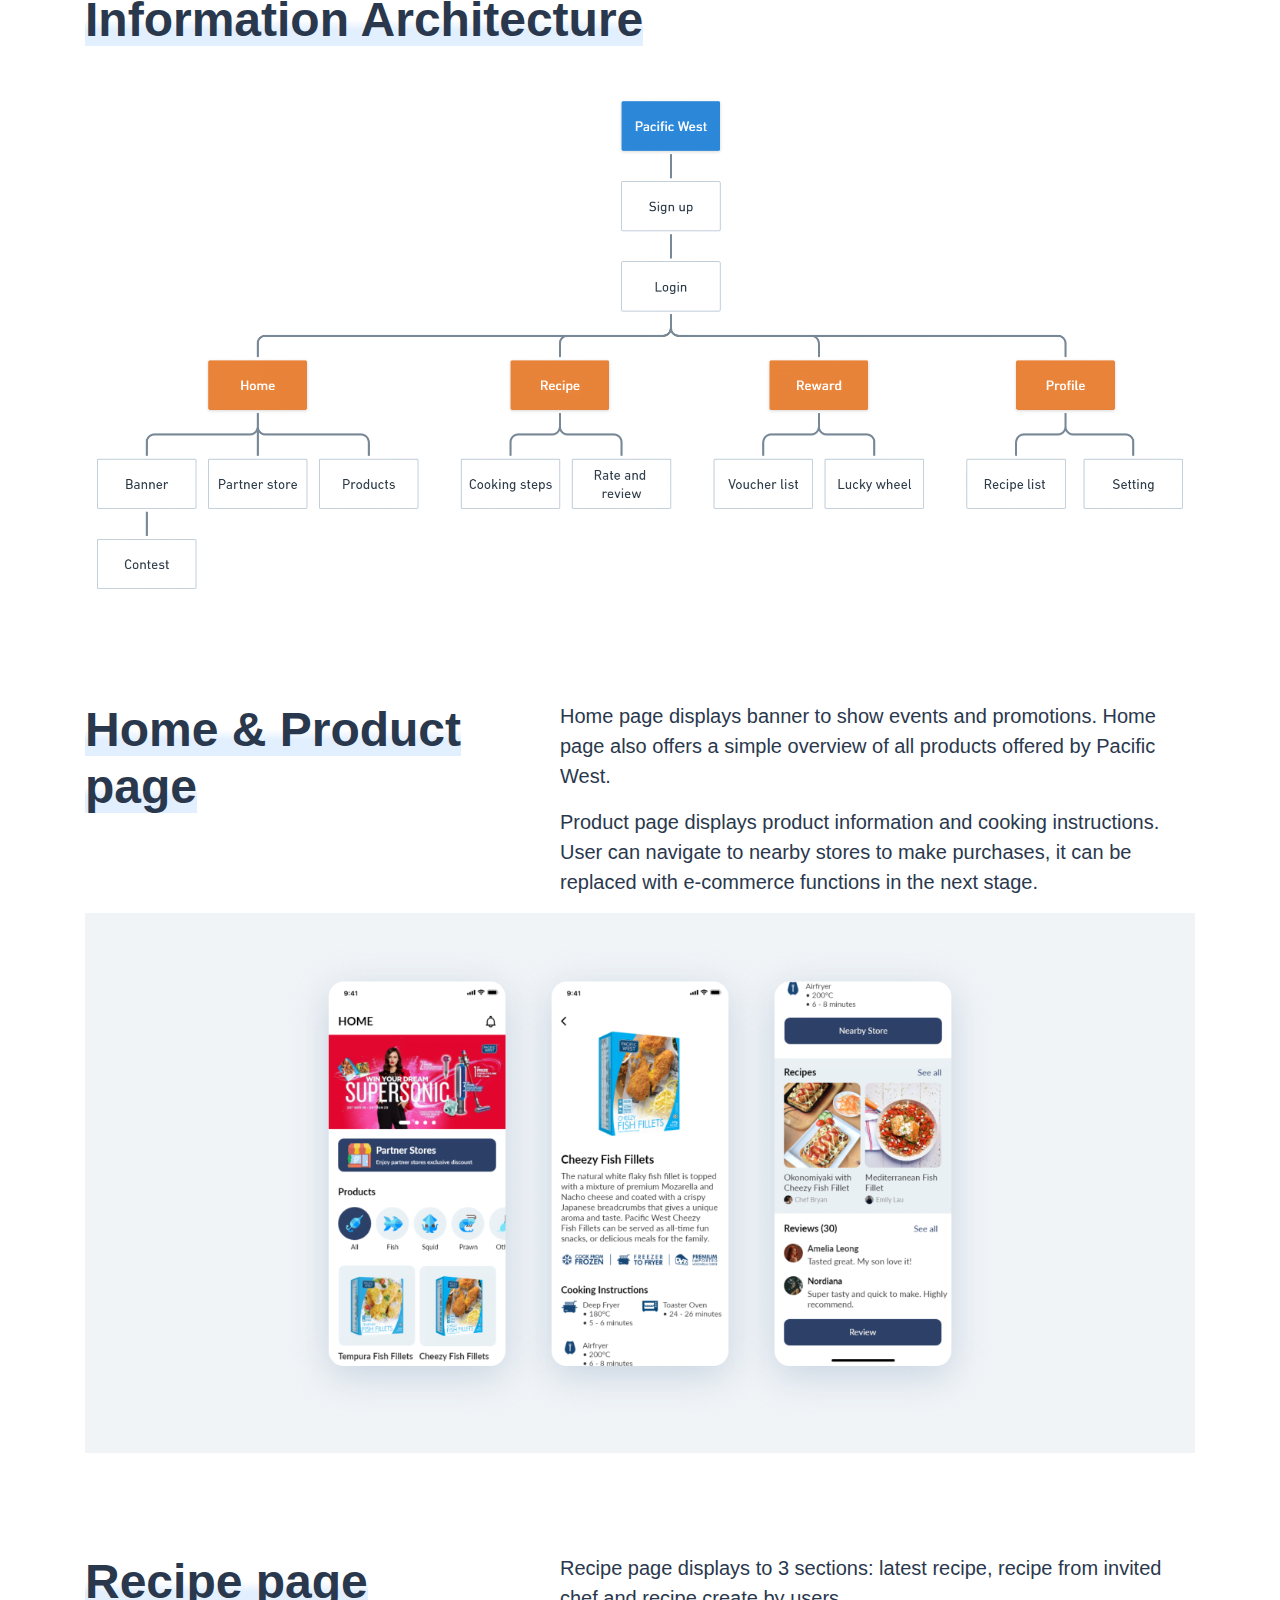
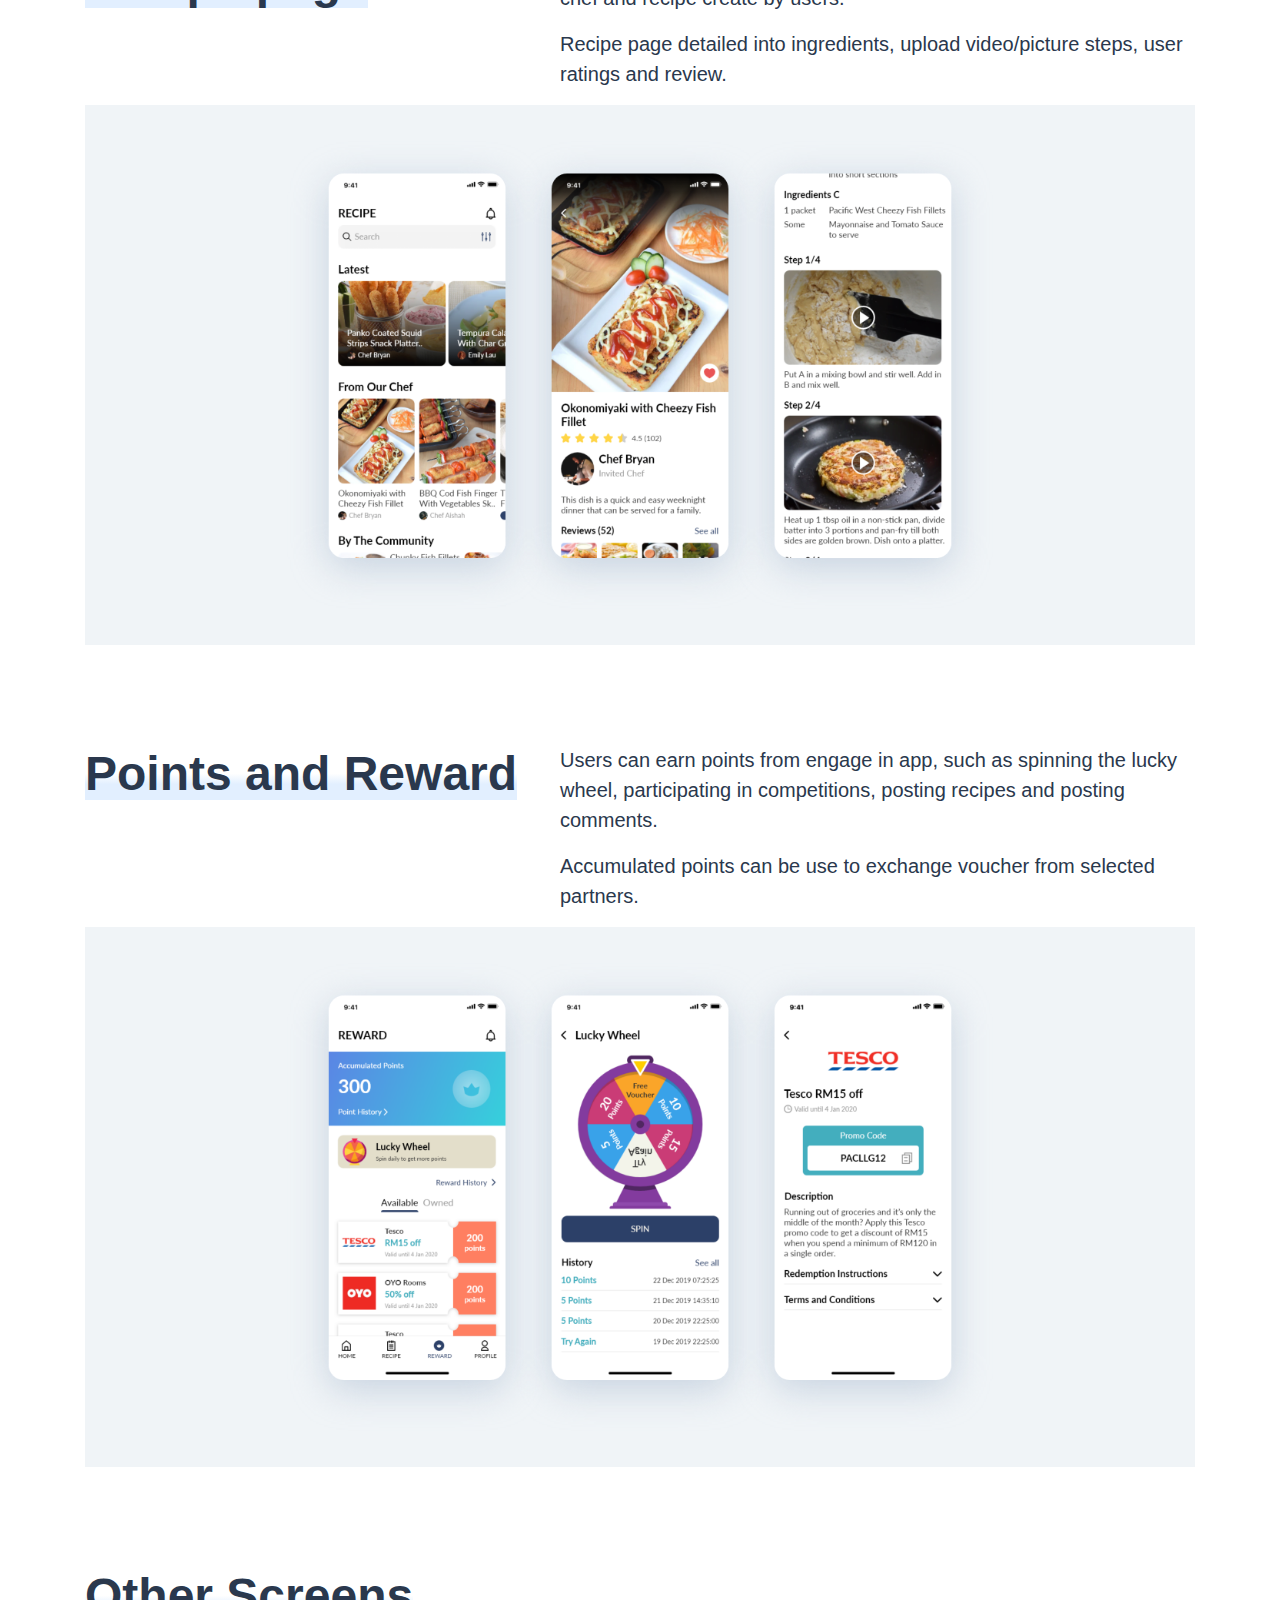
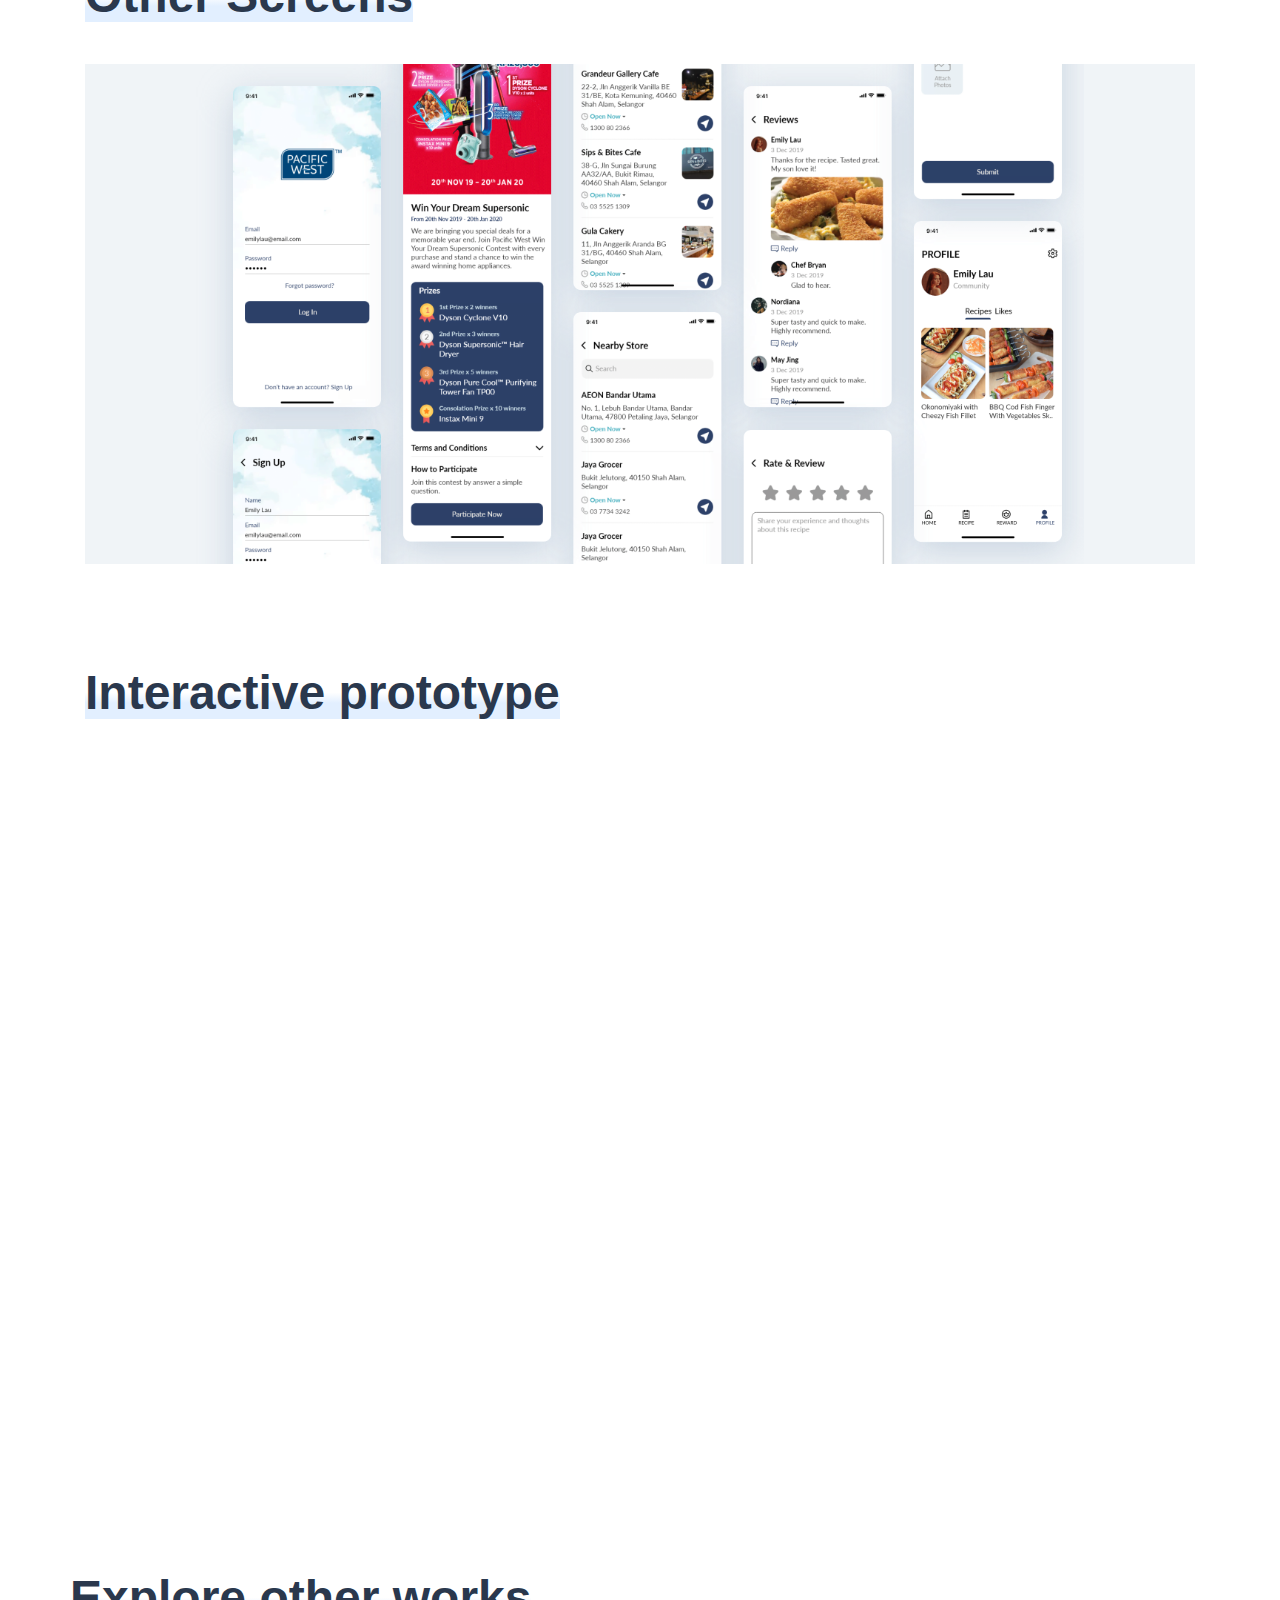
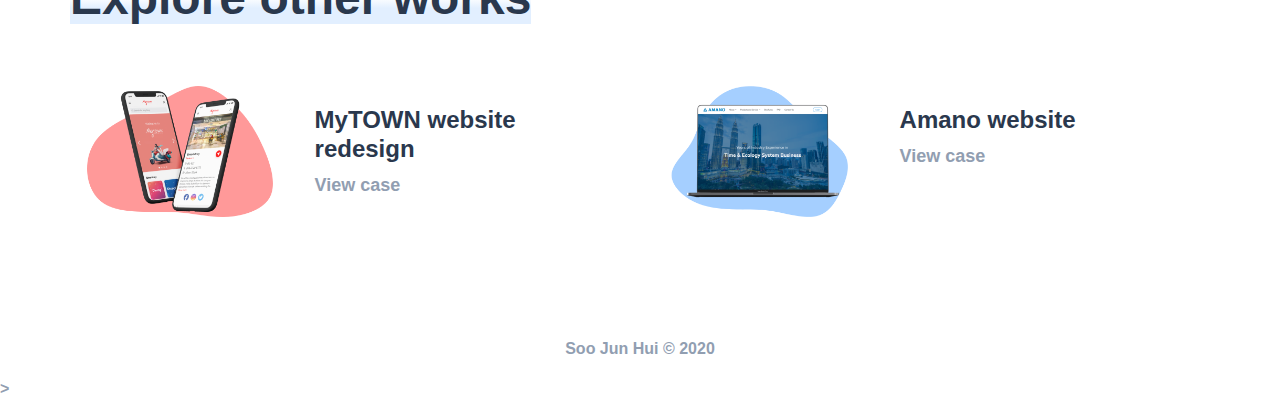
<file: pacificwest.html>
<!doctype html>
<html lang="en">
  <head>
    <!-- Required meta tags -->
    <meta charset="utf-8">
    <meta name="viewport" content="width=device-width, initial-scale=1, shrink-to-fit=no">

    <!-- Bootstrap CSS -->
    <link rel="stylesheet" href="css/bootstrap.css">
    <link rel="stylesheet" href="css/index.css">

    <title>Pacific West app — Soo Jun Hui</title>
  </head>
  <body>
    <!-- header begin -->
    <header>
    <!-- nav begin -->
    <div class="container">
        <nav class="navbar">
            <a class="navbar-brand" href="index.html">Jun Hui</a>
            <nav class="nav float-right">
                <a class="nav-link" href="index.html">Work</a>
                <a class="nav-link" href="resume.pdf">Resume</a>
              </nav>
    </div>
    <!-- nav end -->
    </header>
    <!-- header end -->

    <!-- title image begin -->
    <div class="container text-center project-header pw">
        <img src="img/titleimg-pacificwest.png" class="img-fluid" alt="Pacific West app">
    </div>
    <!-- title image end -->

    <div class="project">
    <!-- overview begin -->
    <div class="container">
        <div class="row">
            <!-- overview title -->
            <div class="col-md-5">
                <h2><span>Overview</span></h2>
            </div>
            <!-- overview description -->
            <div class="col-md-7">
                <p>Pacific west is a seafood supplier that offers convenient and delicious, premium quality value-added seafood products at affordable prices. Design the application to increase brand awareness and prepare the brand for online marketing and e-commerce.</p>
                <p><span class="subtitle">Role</span><span class="subdesc">UI/UX designer</span></p>
                <p class="duration"><span class="subtitle">Duration</span><span class="subdesc">1 week</span></p>
            </div>
        </div>
    </div>
    <!-- overview end -->

    <!-- design process begin -->
    <div class="container">
        <h2><span>Design Process</span></h2>
        <div class="row justify-content-md-center text-center dp d-flex align-items-center">
            <div class="col-md-3">
                <h3>Research</h3>
                    <p>- Understanding requirements
                    <br>- Conference call with client</p>
            </div>
            <div class="col-md-1">
                <img src="img/arrow-right.svg" class="arrow d-none d-md-block">
                <img src="img/arrow-down.svg" class="arrow down d-md-none">
            </div>
            <div class="col-md-3">
                <h3>Ideate</h3>
                    <p>- Information architecture
                    <br>- Sketch wireframes</p>
            </div>
            <div class="col-md-1">
                <img src="img/arrow-right.svg" class="arrow d-none d-md-block">
                <img src="img/arrow-down.svg" class="arrow down d-md-none">
            </div>
            <div class="col-md-3">
                <h3>Design</h3>
                    <p>- Design user interface
                    <br>- Interactive prototype</p>
            </div>
        </div>
    </div>
    <!-- design process end -->

    <!-- information architecture begin -->
    <div class="container">
        <h2><span>Information Architecture</span></h2>
        <img src="img/ia-pacificwest.png" class="img-fluid">
    </div>
    <!-- information architecture end -->

    <!-- screens begin -->
    <div class="container">
        <div class="row">
            <div class="col-md-5">
                <h2><span>Home & Product page</span></h2>
            </div>
            <div class="col-md-7">
                <p>Home page displays banner to show events and promotions. Home page also offers a simple overview of all products offered by Pacific West.</p>
                <p>Product page displays product information and cooking instructions. User can navigate to nearby stores to make purchases, it can be replaced with e-commerce functions in the next stage.</p>
            </div>
        </div>
        <div class="screens_image imgbox text-center">
            <img src="img/pw-home.png" class="img-fluid">
        </div>
    </div>
    <div class="container">
        <div class="row">
            <div class="col-md-5">
                <h2><span>Recipe page</span></h2>
            </div>
            <div class="col-md-7">
                <p>Recipe page displays to 3 sections: latest recipe, recipe from invited chef and recipe create by users.</p>
                <p>Recipe page detailed into ingredients, upload video/picture steps, user ratings and review.</p>
            </div>
        </div>
        <div class="screens_image imgbox text-center">
            <img src="img/pw-recipe.png" class="img-fluid">
        </div>
    </div>
    <div class="container">
        <div class="row">
            <div class="col-md-5">
                <h2><span>Points and Reward</span></h2>
            </div>
            <div class="col-md-7">
                <p>Users can earn points from engage in app, such as spinning the lucky wheel, participating in competitions, posting recipes and posting comments.</p>
                <p>Accumulated points can be use to exchange voucher from selected partners.</p>
            </div>
        </div>
        <div class="screens_image imgbox text-center">
            <img src="img/pw-reward.png" class="img-fluid">
        </div>
    </div>
    <div class="container">
        <div class="row">
            <div class="col-md-5">
                <h2><span>Other Screens</span></h2>
            </div>
        </div>
        <div class="screens_image imgbox text-center other">
            <img src="img/pw-other.png" class="img-fluid">
        </div>
    </div>
    <!-- screens end -->

    <!-- interactive portfolio begin -->
    <div class="container">
        <h2><span>Interactive prototype</span></h2>
        <center><iframe src="https://modao.cc/app/02cd1e1854da7ede59ba7c606078ee8e3a5b0679/embed/v2" width="800" height="700" allowTransparency="true" frameborder="0"></iframe></center>
    </div>
    <!-- interactive portfolio end -->

    <!-- other project begin -->
    <div class="container other">
        <h2><span>Explore other works</span></h2>
        <div class="row row-cols-2">
            <a href="mytown.html">
            <div class="col">
                <div class="row">
                    <div class="col-md-5">
                    <img src="img/home-mytown.png" class="card-img">
                    </div>
                    <div class="col-md-7">
                        <h5>MyTOWN website redesign</h5>
                        <p>View case</p>
                    </div>
                </div>
            </div>
            </a>
            <a href="amano.html">
                <div class="col">
                    <div class="row">
                        <div class="col-md-5">
                        <img src="img/home-amano.png" class="card-img">
                        </div>
                        <div class="col-md-7">
                            <h5>Amano website</h5>
                            <p>View case</p>
                        </div>
                    </div>
                </div>
            </a>
        </div>
    </div>
    <!-- other project end -->
    </div>

    <!-- footer begin -->
    <footer>
        <p class="text-center">Soo Jun Hui © 2020</p>>
    </footer>
    <!-- footer end -->
    <!-- JavaScript -->
    <script src="js/jquery-3.5.1.min.js"></script>
    <script src="/js/bootstrap.min.js"></script>
  </body>
</html>
</file>
<file: css/index.css>
/* body */
body, a {
    color: #2A384D;
    font-family: 'Assistant', sans-serif;
}
a:hover {
    text-decoration: none;
    color: #2A384D;
}

@import url('https://fonts.googleapis.com/css2?family=Assistant&display=swap');

/* navbar */
.navbar-brand {
    font-size: 24px;
    font-style: italic;
    color: #2A384D;
}
.nav {
    font-size: 18px;
}
.active {
    color: #7d5dfc;
}

/* index intro header */
#jh-intro .container {
    padding: 120px 20px 200px;
}
#jh-intro .wavehand {
    font-size: 60px;
    animation-name: wave-animation;  /* Refers to the name of your @keyframes element below */
    animation-duration: 2.5s;        /* Change to speed up or slow down */
    animation-iteration-count: infinite;  /* Never stop waving :) */
    transform-origin: 70% 70%;       /* Pivot around the bottom-left palm */
    display: inline-block;
  }
  @keyframes wave-animation {
      0% { transform: rotate( 0.0deg) }
     10% { transform: rotate(14.0deg) }  /* The following five values can be played with to make the waving more or less extreme */
     20% { transform: rotate(-8.0deg) }
     30% { transform: rotate(14.0deg) }
     40% { transform: rotate(-4.0deg) }
     50% { transform: rotate(10.0deg) }
     60% { transform: rotate( 0.0deg) }  /* Reset for the last half to pause */
    100% { transform: rotate( 0.0deg) }
  }
  
#jh-intro h1 {
    font-size: 60px;
    font-weight: 700;
    margin: 20px 0 40px 0;
}
#jh-intro h1 span {
    color: #7d5dfc;
}
#jh-intro p{
    font-size: 20px;
}

/* index project */
.project2, .project3 {
    margin-top: 120px;
}
#jh-project h1 {
    font-size: 40px;
    font-weight: 700;
}
#jh-project p{
    font-size: 18px;
    margin: 20px 0px;
}
#jh-project .link{
    font-size: 18px;
    color: #919eb1;
    font-weight: 600;
}
#jh-project .link::after {
    content: '';
    display: block;
    width: 0%;
    height: 2px;
    background: #919eb1;
    transition: width .3s;
}
#jh-project a:hover .link::after {
    width: 74px;
}
#jh-project a:hover h1 {
    color: #7d5dfc;
    transition: .3s ease-in-out;
    -moz-transition: .3s ease-in-out;
    -webkit-transition: .3s ease-in-out;
}

/* project */
.project-header {
    margin-top: 40px;
    margin-bottom: 40px;
}
.project-header img {
    max-height: 600px;
    padding: 40px;
}
.project-header.pw {
    background: #919de2;
}
.project-header.my {
    background: #FF7F7F;
}
.project-header.am {
    background: #8EC3FF;
}
.project .container {
    margin-top: 100px;
}
.project h2 span{
    font-weight: 700;
    font-size: 48px;
    
    background-image: -webkit-gradient(linear,left bottom,left top,color-stop(30%,#e2efff),color-stop(50%,transparent));
    background-image: -webkit-linear-gradient(bottom,#e2efff 30%,transparent 50%);
    background-image: linear-gradient(0deg,#e2efff 30%,transparent 50%);
}
.project h2 {
    margin-bottom: 40px;
}
.project h3{
    font-weight: 700;
    margin-bottom: 20px;
}
.project p{
    font-size: 20px;
}
.project .subtitle {
    font-weight: 700;
    margin-right: 10px;
}
.project .duration {
    margin-top: -16px;
}
.project .dp {
    background-color: #F0F4F7;
    padding: 60px 0;
}
.arrow {
    opacity: 0.7;
    width: 30px;
}
.down {
    height: 30px;
    margin: 20px 0 30px;
}
.imgbox {
    background-color: #F0F4F7;
    padding: 20px 0;
}
.imgbox img {
    max-height: 500px;
}
.other {
    padding: 0;
}
.amano .imgbox img {
    max-width: 100%;
    max-height: 100%;
}

/* other project */
.other h5 {
    font-weight: 700;
    font-size: 24px;
    margin-top: 20px;
}
.other p{
    font-size: 18px;
    color: #919eb1;
    font-weight: 600;
}
.other p::after {
    content: '';
    display: block;
    width: 0%;
    height: 2px;
    background: #919eb1;
    transition: width .3s;
}
.other a:hover p::after {
    width: 74px;
}
.other a:hover .col {
    background-color: #F0F4F7;
    transition: .3s ease-in-out;
    -moz-transition: .3s ease-in-out;
    -webkit-transition: .3s ease-in-out;
}
.other .col {
    padding: 20px;
}

/* footer */
footer{
    font-size: 16px;
    font-weight: 600;
    color: #919eb1;
    margin-top: 100px;
}
</file>
